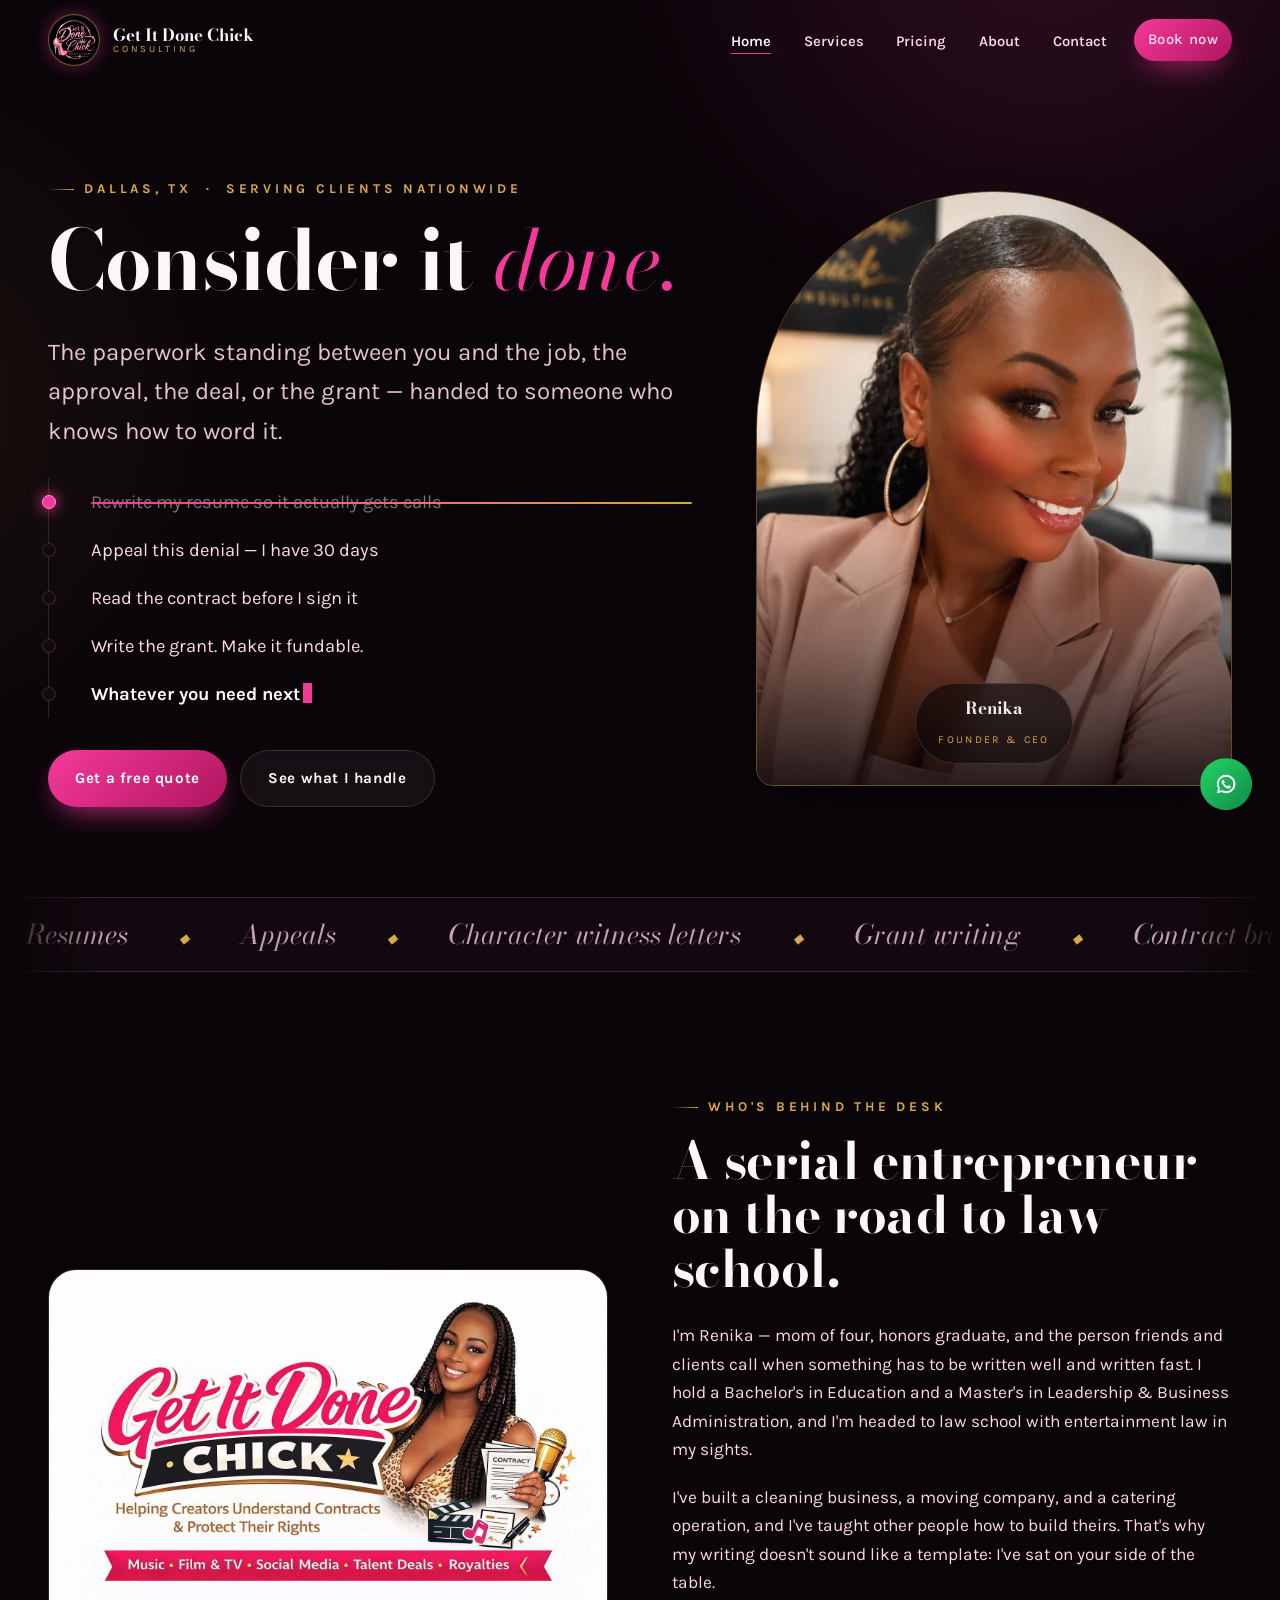
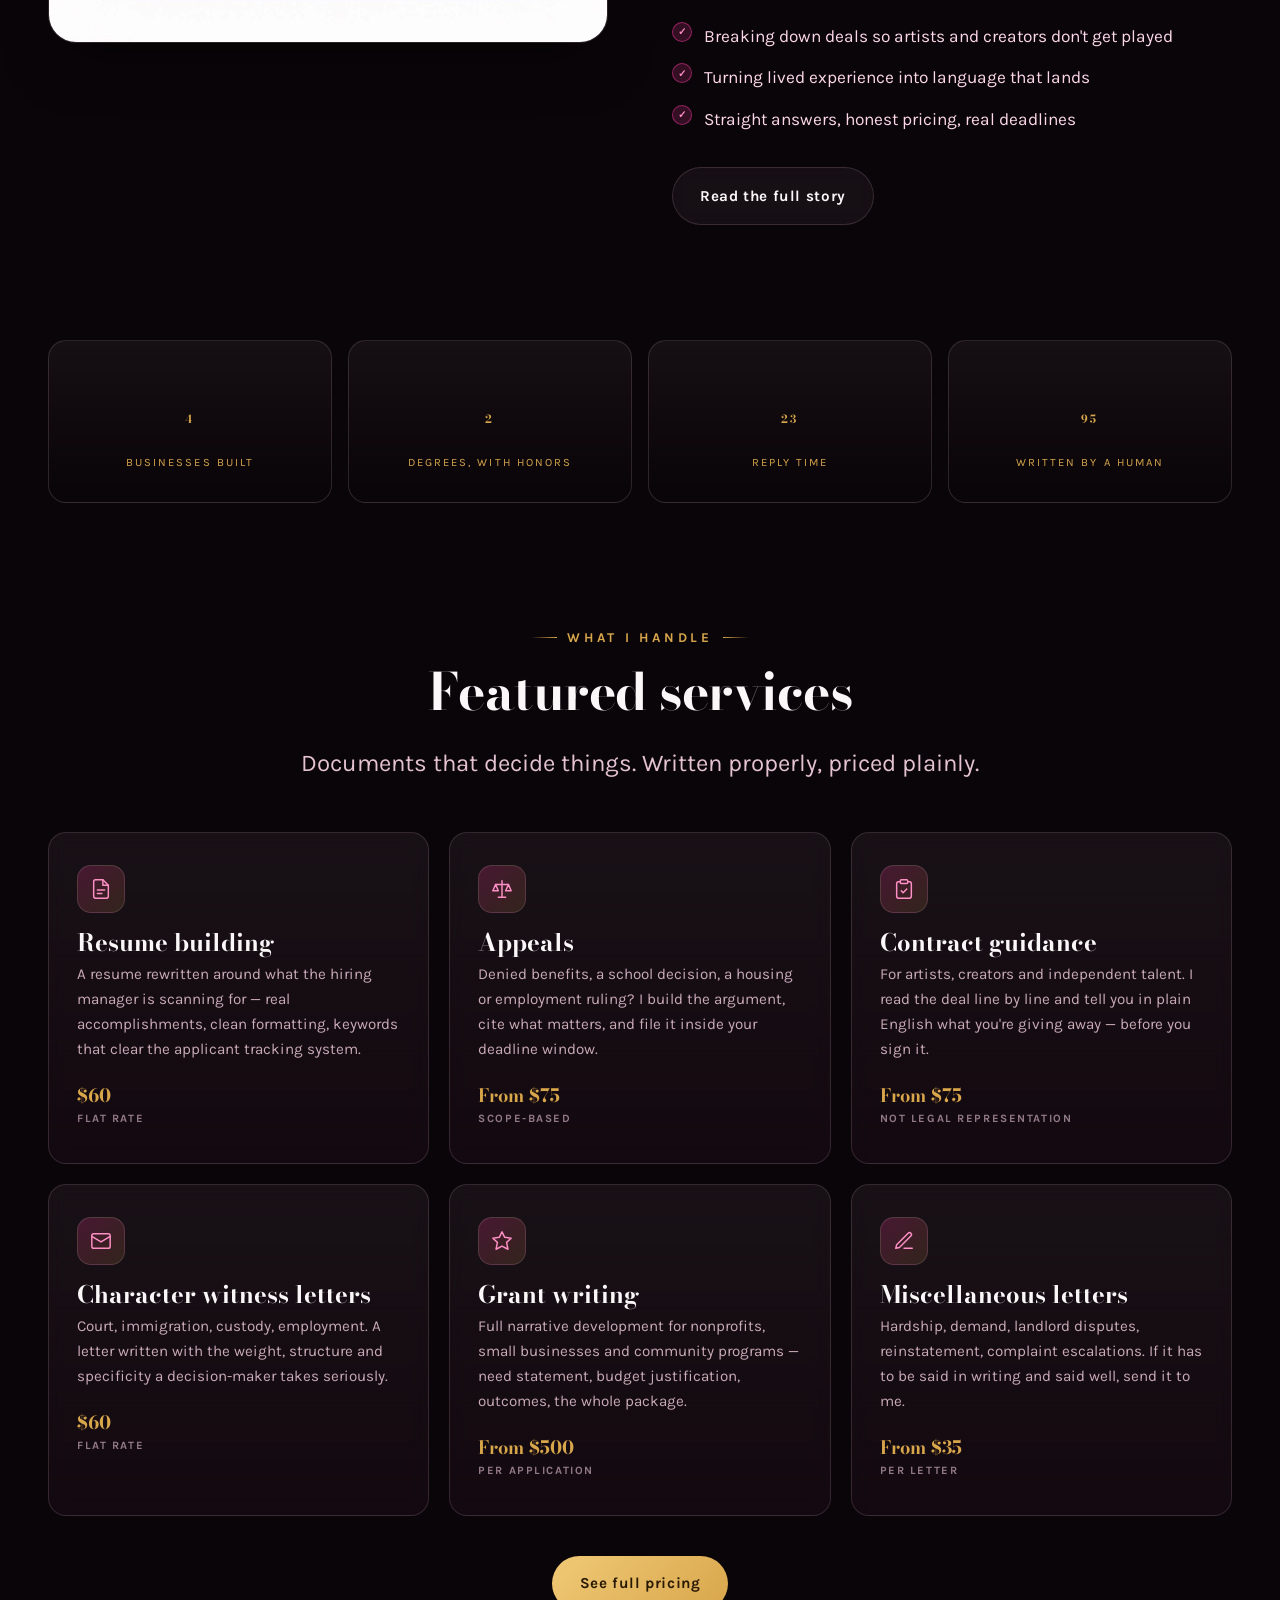
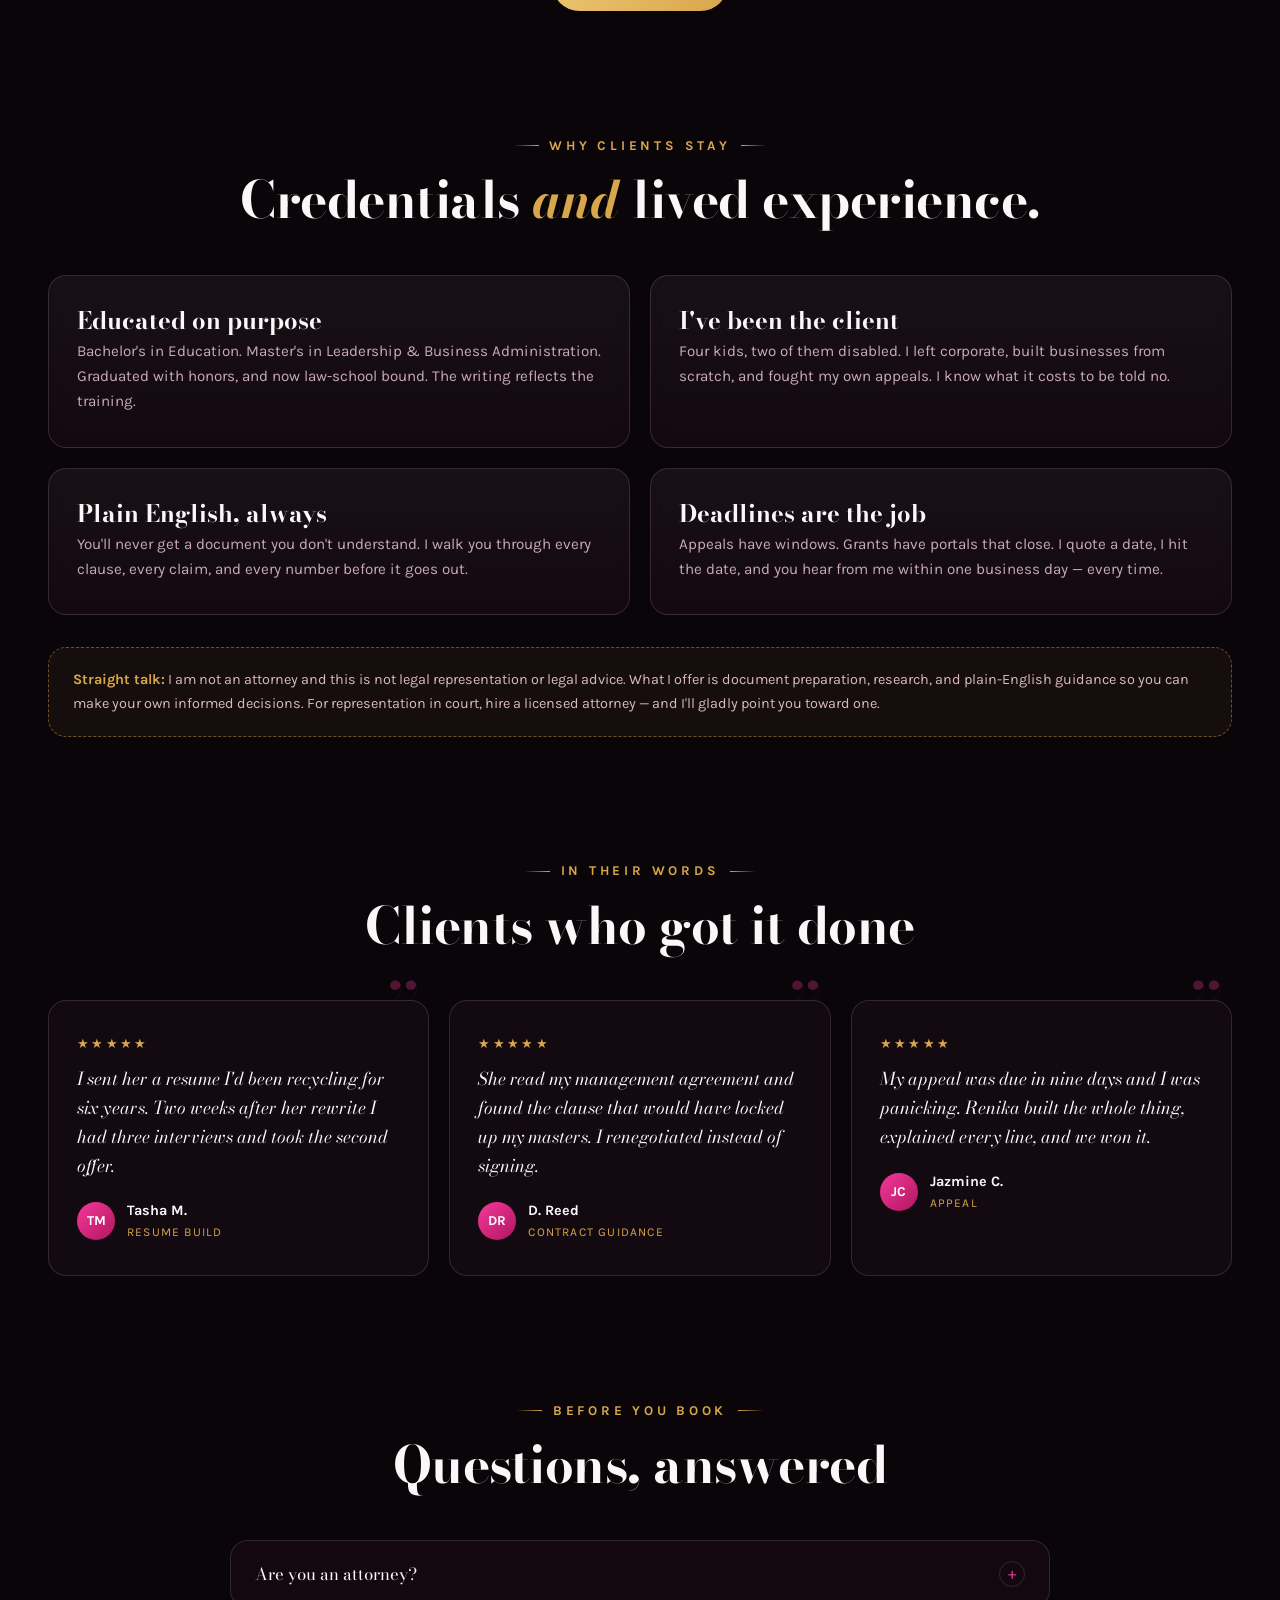
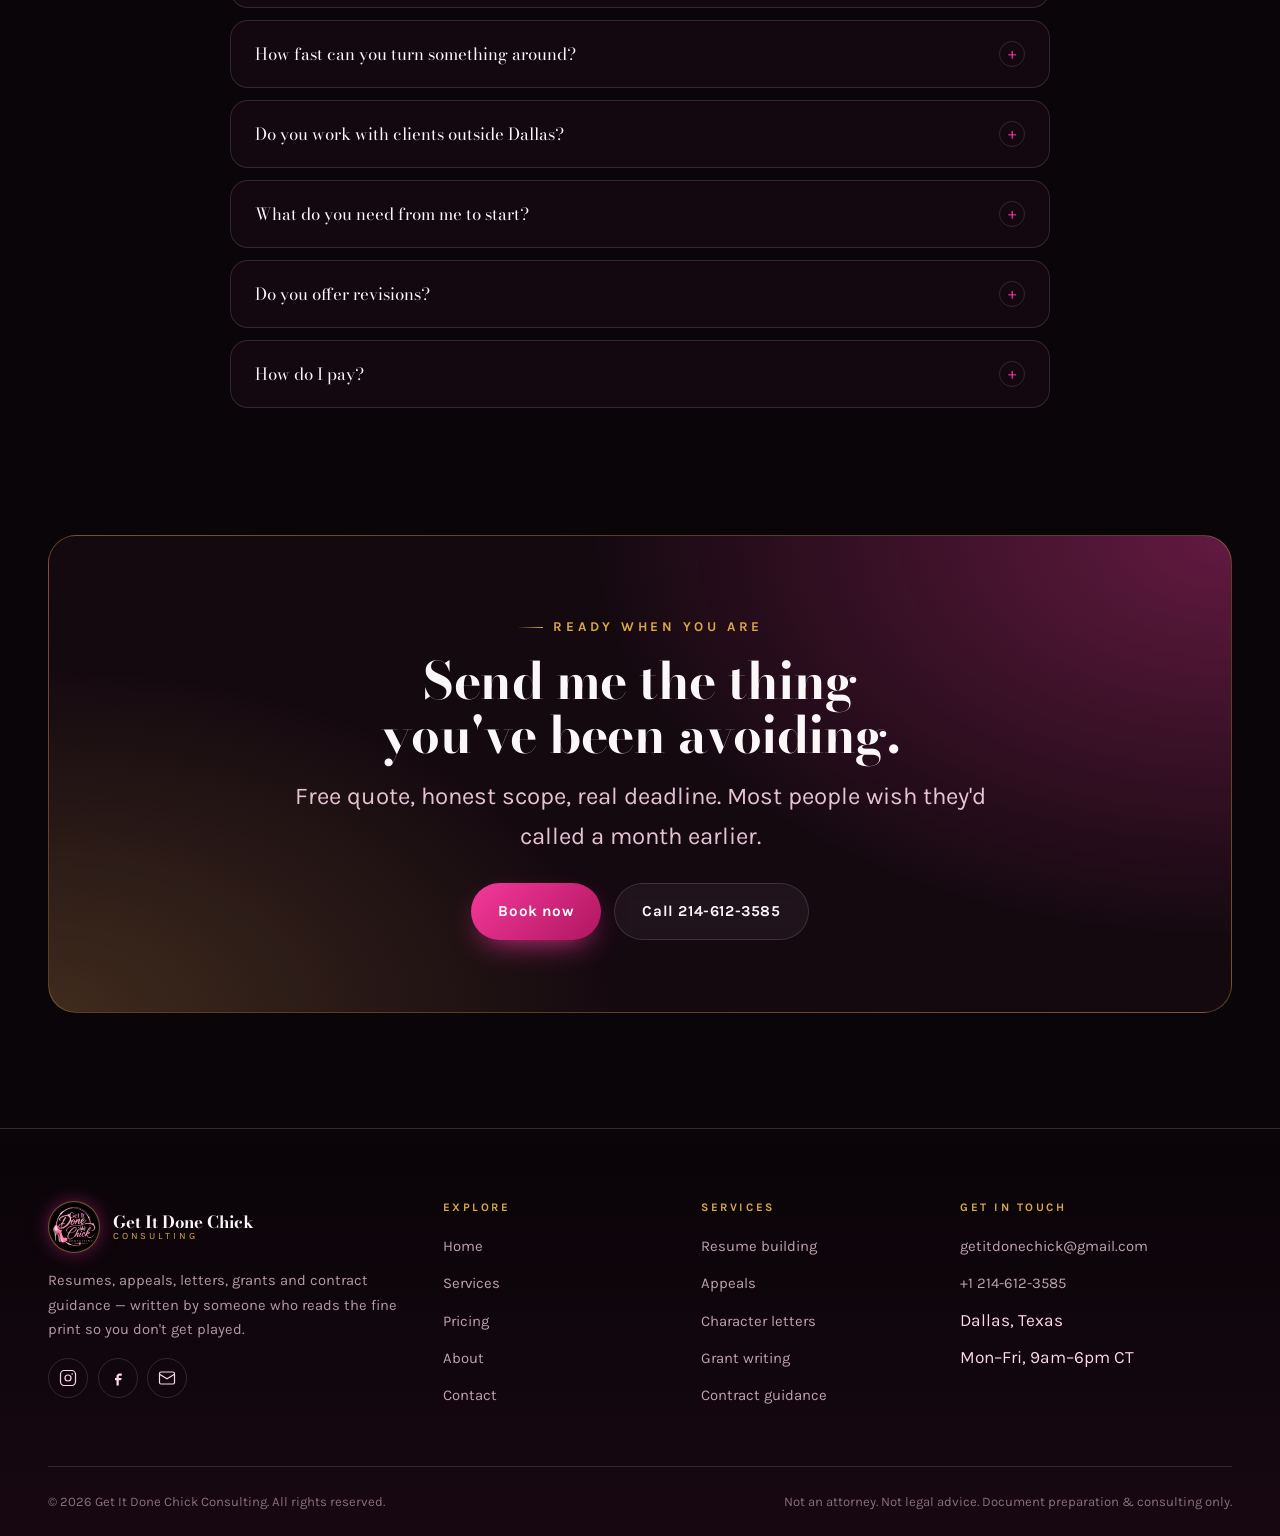
<file: index.html>
<!DOCTYPE html>
<html lang="en">
<head>
<meta charset="UTF-8">
<meta name="viewport" content="width=device-width, initial-scale=1">

<!-- SEO ------------------------------------------------------------------->
<title>Get It Done Chick Consulting | Resumes, Appeals & Contract Guidance in Dallas, TX</title>
<meta name="description" content="Get It Done Chick Consulting helps Dallas clients and creators get it done: resume building from $60, appeals from $75, character witness letters, grant writing from $500, and plain-English contract guidance. Led by CEO Renika.">
<meta name="keywords" content="resume writing Dallas, appeal letter writing, character witness letter, grant writing services, contract guidance for artists, consulting Dallas TX, Get It Done Chick">
<meta name="author" content="Get It Done Chick Consulting">
<meta name="robots" content="index, follow">
<link rel="canonical" href="https://getitdonechick.com/">

<!-- Social share ---------------------------------------------------------->
<meta property="og:type" content="website">
<meta property="og:title" content="Get It Done Chick Consulting | Dallas, TX">
<meta property="og:description" content="Resumes, appeals, letters, grants and contract guidance — written by someone who reads the fine print so you don't get played.">
<meta property="og:image" content="images/logo.jpg">
<meta property="og:url" content="https://getitdonechick.com/">
<meta name="twitter:card" content="summary_large_image">

<link rel="icon" href="images/logo.jpg">

<!-- Fonts: Bodoni Moda (fashion-house display) + Karla (body) -------------->
<link rel="preconnect" href="https://fonts.googleapis.com">
<link rel="preconnect" href="https://fonts.gstatic.com" crossorigin>
<link href="https://fonts.googleapis.com/css2?family=Bodoni+Moda:ital,opsz,wght@0,6..96,400..900;1,6..96,400..900&family=Karla:ital,wght@0,300..800;1,300..700&display=swap" rel="stylesheet">
<link rel="stylesheet" href="css/style.css">

<!-- Structured data ------------------------------------------------------->
<script type="application/ld+json">
{
  "@context": "https://schema.org",
  "@type": "ProfessionalService",
  "name": "Get It Done Chick Consulting",
  "image": "images/logo.jpg",
  "description": "Consulting firm offering resume building, appeals, character witness letters, grant writing and plain-English contract guidance.",
  "email": "getitdonechick@gmail.com",
  "telephone": "+1-214-612-3585",
  "address": { "@type": "PostalAddress", "addressLocality": "Dallas", "addressRegion": "TX", "addressCountry": "US" },
  "areaServed": "United States",
  "founder": { "@type": "Person", "name": "Renika", "jobTitle": "Founder & CEO" },
  "sameAs": [
    "https://www.instagram.com/getitdonechick",
    "https://www.facebook.com/rere.getitdonechick"
  ]
}
</script>
</head>

<body>
<a class="skip-link" href="#main">Skip to content</a>

<!-- LOADER ================================================================-->
<div id="loader">
  <div class="center">
    <div class="loader-mark">Get It Done<span class="pink">.</span></div>
    <div class="loader-bar"><span></span></div>
  </div>
</div>

<!-- NAV ===================================================================-->
<header class="nav">
  <div class="wrap nav-inner">
    <a class="brand" href="index.html" aria-label="Get It Done Chick Consulting — home">
      <img src="images/logo.jpg" alt="Get It Done Chick Consulting logo: pink rhinestone script with a stiletto and crown">
      <span class="brand-text">
        <span class="brand-name">Get It Done Chick</span>
        <span class="brand-sub">Consulting</span>
      </span>
    </a>

    <button class="burger" id="burger" aria-label="Open menu" aria-expanded="false" aria-controls="navLinks">
      <span></span><span></span><span></span>
    </button>

    <ul class="nav-links" id="navLinks">
      <li><a href="index.html" aria-current="page">Home</a></li>
      <li><a href="services.html">Services</a></li>
      <li><a href="pricing.html">Pricing</a></li>
      <li><a href="about.html">About</a></li>
      <li><a href="contact.html">Contact</a></li>
      <li class="nav-cta"><a class="btn btn-primary btn-sm" href="contact.html">Book now</a></li>
    </ul>
  </div>
</header>

<main id="main">

<!-- HERO ==================================================================-->
<section class="hero">
  <div class="wrap hero-grid">
    <div>
      <span class="eyebrow">Dallas, TX &nbsp;·&nbsp; Serving clients nationwide</span>
      <h1><span class="sheen">Consider it</span> <em class="pink">done.</em></h1>
      <p class="lead" style="max-width:52ch">The paperwork standing between you and the job, the approval, the deal, or the grant — handed to someone who knows how to word it.</p>

      <!-- SIGNATURE: the done list checks itself off as you land on the page -->
      <ul class="donelist" aria-label="What clients hand over">
        <li>Rewrite my resume so it actually gets calls</li>
        <li>Appeal this denial — I have 30 days</li>
        <li>Read the contract before I sign it</li>
        <li>Write the grant. Make it fundable.</li>
        <li>Whatever you need next<span class="caret" aria-hidden="true"></span></li>
      </ul>

      <div class="btn-row">
        <a class="btn btn-primary" href="contact.html">Get a free quote</a>
        <a class="btn btn-ghost" href="services.html">See what I handle</a>
      </div>
    </div>

    <div class="hero-photo reveal in">
      <div class="arch">
        <img src="images/ceo-renika.jpg" alt="Renika, founder and CEO of Get It Done Chick Consulting, seated in her Dallas office" width="800" height="1000">
      </div>
      <div class="photo-tag">
        <strong>Renika</strong>
        <span>Founder &amp; CEO</span>
      </div>
    </div>
  </div>
</section>

<!-- TICKER ================================================================-->
<div class="ticker" aria-hidden="true">
  <div class="ticker-track">
    <span>Resumes</span><span>Appeals</span><span>Character witness letters</span><span>Grant writing</span><span>Contract breakdowns</span><span>Demand letters</span><span>Hardship letters</span>
    <span>Resumes</span><span>Appeals</span><span>Character witness letters</span><span>Grant writing</span><span>Contract breakdowns</span><span>Demand letters</span><span>Hardship letters</span>
  </div>
</div>

<!-- INTRO =================================================================-->
<section class="section">
  <div class="wrap split">
    <div class="split-media reveal parallax" data-speed="-0.02">
      <img src="images/contracts-banner.jpg" alt="Get It Done Chick branding: helping creators understand contracts across music, film and TV, social media, talent deals and royalties" width="1200" height="800" loading="lazy">
    </div>
    <div class="reveal" data-delay="1">
      <span class="eyebrow">Who's behind the desk</span>
      <h2>A serial entrepreneur<br>on the road to law school.</h2>
      <p>I'm Renika — mom of four, honors graduate, and the person friends and clients call when something has to be written well and written fast. I hold a Bachelor's in Education and a Master's in Leadership &amp; Business Administration, and I'm headed to law school with entertainment law in my sights.</p>
      <p>I've built a cleaning business, a moving company, and a catering operation, and I've taught other people how to build theirs. That's why my writing doesn't sound like a template: I've sat on your side of the table.</p>
      <ul class="checks">
        <li>Breaking down deals so artists and creators don't get played</li>
        <li>Turning lived experience into language that lands</li>
        <li>Straight answers, honest pricing, real deadlines</li>
      </ul>
      <a class="btn btn-ghost" href="about.html">Read the full story</a>
    </div>
  </div>
</section>

<!-- STATS =================================================================-->
<section class="section" style="padding-top:0">
  <div class="wrap">
    <div class="stats">
      <div class="stat reveal">
        <b><span data-count="4" data-suffix="">0</span></b>
        <span>Businesses built</span>
      </div>
      <div class="stat reveal" data-delay="1">
        <b><span data-count="2">0</span></b>
        <span>Degrees, with honors</span>
      </div>
      <div class="stat reveal" data-delay="2">
        <b><span data-count="24" data-suffix="h">0</span></b>
        <span>Reply time</span>
      </div>
      <div class="stat reveal" data-delay="3">
        <b><span data-count="100" data-suffix="%">0</span></b>
        <span>Written by a human</span>
      </div>
    </div>
  </div>
</section>

<!-- SERVICES ==============================================================-->
<section class="section" id="services" style="padding-top:0">
  <div class="wrap">
    <div class="center" style="margin-bottom:3rem">
      <span class="eyebrow">What I handle</span>
      <h2>Featured services</h2>
      <p class="lead" style="max-width:58ch;margin-inline:auto">Documents that decide things. Written properly, priced plainly.</p>
    </div>

    <div class="grid grid-3">
      <!-- Resume -->
      <article class="card reveal">
        <div class="card-icon" aria-hidden="true">
          <svg viewBox="0 0 24 24" fill="none" stroke="currentColor" stroke-width="1.6" stroke-linecap="round" stroke-linejoin="round"><path d="M14 2H6a2 2 0 0 0-2 2v16a2 2 0 0 0 2 2h12a2 2 0 0 0 2-2V8z"/><path d="M14 2v6h6"/><path d="M8 13h8M8 17h5"/></svg>
        </div>
        <h3>Resume building</h3>
        <p>A resume rewritten around what the hiring manager is scanning for — real accomplishments, clean formatting, keywords that clear the applicant tracking system.</p>
        <span class="price-tag">$60 <small>Flat rate</small></span>
      </article>

      <!-- Appeals -->
      <article class="card reveal" data-delay="1">
        <div class="card-icon" aria-hidden="true">
          <svg viewBox="0 0 24 24" fill="none" stroke="currentColor" stroke-width="1.6" stroke-linecap="round" stroke-linejoin="round"><path d="M12 3v18"/><path d="M5 7h14"/><path d="M5 7 2 14h6z"/><path d="M19 7l-3 7h6z"/><path d="M8 21h8"/></svg>
        </div>
        <h3>Appeals</h3>
        <p>Denied benefits, a school decision, a housing or employment ruling? I build the argument, cite what matters, and file it inside your deadline window.</p>
        <span class="price-tag">From $75 <small>Scope-based</small></span>
      </article>

      <!-- Contracts -->
      <article class="card reveal" data-delay="2">
        <div class="card-icon" aria-hidden="true">
          <svg viewBox="0 0 24 24" fill="none" stroke="currentColor" stroke-width="1.6" stroke-linecap="round" stroke-linejoin="round"><path d="M16 4h2a2 2 0 0 1 2 2v14a2 2 0 0 1-2 2H6a2 2 0 0 1-2-2V6a2 2 0 0 1 2-2h2"/><rect x="8" y="2" width="8" height="4" rx="1"/><path d="M9 14l2 2 4-4"/></svg>
        </div>
        <h3>Contract guidance</h3>
        <p>For artists, creators and independent talent. I read the deal line by line and tell you in plain English what you're giving away — before you sign it.</p>
        <span class="price-tag">From $75 <small>Not legal representation</small></span>
      </article>

      <!-- Character letters -->
      <article class="card reveal">
        <div class="card-icon" aria-hidden="true">
          <svg viewBox="0 0 24 24" fill="none" stroke="currentColor" stroke-width="1.6" stroke-linecap="round" stroke-linejoin="round"><path d="M20 4H4a2 2 0 0 0-2 2v12a2 2 0 0 0 2 2h16a2 2 0 0 0 2-2V6a2 2 0 0 0-2-2z"/><path d="m2 7 10 6 10-6"/></svg>
        </div>
        <h3>Character witness letters</h3>
        <p>Court, immigration, custody, employment. A letter written with the weight, structure and specificity a decision-maker takes seriously.</p>
        <span class="price-tag">$60 <small>Flat rate</small></span>
      </article>

      <!-- Grants -->
      <article class="card reveal" data-delay="1">
        <div class="card-icon" aria-hidden="true">
          <svg viewBox="0 0 24 24" fill="none" stroke="currentColor" stroke-width="1.6" stroke-linecap="round" stroke-linejoin="round"><path d="M12 2 15 8l7 1-5 4.5L18.5 21 12 17.5 5.5 21 7 13.5 2 9l7-1z"/></svg>
        </div>
        <h3>Grant writing</h3>
        <p>Full narrative development for nonprofits, small businesses and community programs — need statement, budget justification, outcomes, the whole package.</p>
        <span class="price-tag">From $500 <small>Per application</small></span>
      </article>

      <!-- Misc letters -->
      <article class="card reveal" data-delay="2">
        <div class="card-icon" aria-hidden="true">
          <svg viewBox="0 0 24 24" fill="none" stroke="currentColor" stroke-width="1.6" stroke-linecap="round" stroke-linejoin="round"><path d="M12 20h9"/><path d="M16.5 3.5a2.1 2.1 0 0 1 3 3L7 19l-4 1 1-4z"/></svg>
        </div>
        <h3>Miscellaneous letters</h3>
        <p>Hardship, demand, landlord disputes, reinstatement, complaint escalations. If it has to be said in writing and said well, send it to me.</p>
        <span class="price-tag">From $35 <small>Per letter</small></span>
      </article>
    </div>

    <div class="center" style="margin-top:2.5rem">
      <a class="btn btn-gold" href="pricing.html">See full pricing</a>
    </div>
  </div>
</section>

<!-- WHY CHOOSE ============================================================-->
<section class="section" style="padding-top:0">
  <div class="wrap">
    <div class="center" style="margin-bottom:3rem">
      <span class="eyebrow">Why clients stay</span>
      <h2>Credentials <em class="italic gold">and</em> lived experience.</h2>
    </div>

    <div class="grid grid-2">
      <article class="card reveal">
        <h3>Educated on purpose</h3>
        <p>Bachelor's in Education. Master's in Leadership &amp; Business Administration. Graduated with honors, and now law-school bound. The writing reflects the training.</p>
      </article>
      <article class="card reveal" data-delay="1">
        <h3>I've been the client</h3>
        <p>Four kids, two of them disabled. I left corporate, built businesses from scratch, and fought my own appeals. I know what it costs to be told no.</p>
      </article>
      <article class="card reveal" data-delay="2">
        <h3>Plain English, always</h3>
        <p>You'll never get a document you don't understand. I walk you through every clause, every claim, and every number before it goes out.</p>
      </article>
      <article class="card reveal" data-delay="3">
        <h3>Deadlines are the job</h3>
        <p>Appeals have windows. Grants have portals that close. I quote a date, I hit the date, and you hear from me within one business day — every time.</p>
      </article>
    </div>

    <div class="disclaimer reveal" style="margin-top:2rem">
      <strong>Straight talk:</strong> I am not an attorney and this is not legal representation or legal advice. What I offer is document preparation, research, and plain-English guidance so you can make your own informed decisions. For representation in court, hire a licensed attorney — and I'll gladly point you toward one.
    </div>
  </div>
</section>

<!-- TESTIMONIALS ==========================================================-->
<!-- ⚠ EDITABLE: replace these three with real client reviews when you have them -->
<section class="section" style="padding-top:0">
  <div class="wrap">
    <div class="center" style="margin-bottom:3rem">
      <span class="eyebrow">In their words</span>
      <h2>Clients who got it done</h2>
    </div>

    <div class="grid grid-3">
      <figure class="quote reveal" style="margin:0">
        <div class="stars" aria-label="5 out of 5 stars">★★★★★</div>
        <p>I sent her a resume I'd been recycling for six years. Two weeks after her rewrite I had three interviews and took the second offer.</p>
        <footer>
          <span class="avatar" aria-hidden="true">TM</span>
          <cite>Tasha M.<span>Resume build</span></cite>
        </footer>
      </figure>

      <figure class="quote reveal" data-delay="1" style="margin:0">
        <div class="stars" aria-label="5 out of 5 stars">★★★★★</div>
        <p>She read my management agreement and found the clause that would have locked up my masters. I renegotiated instead of signing.</p>
        <footer>
          <span class="avatar" aria-hidden="true">DR</span>
          <cite>D. Reed<span>Contract guidance</span></cite>
        </footer>
      </figure>

      <figure class="quote reveal" data-delay="2" style="margin:0">
        <div class="stars" aria-label="5 out of 5 stars">★★★★★</div>
        <p>My appeal was due in nine days and I was panicking. Renika built the whole thing, explained every line, and we won it.</p>
        <footer>
          <span class="avatar" aria-hidden="true">JC</span>
          <cite>Jazmine C.<span>Appeal</span></cite>
        </footer>
      </figure>
    </div>
  </div>
</section>

<!-- FAQ ===================================================================-->
<section class="section" style="padding-top:0">
  <div class="wrap">
    <div class="center" style="margin-bottom:3rem">
      <span class="eyebrow">Before you book</span>
      <h2>Questions, answered</h2>
    </div>

    <div class="faq">
      <div class="acc">
        <button class="acc-q" aria-expanded="false">Are you an attorney?<span class="plus" aria-hidden="true">+</span></button>
        <div class="acc-a"><div>No — and I say so up front. I'm a consultant and a future law student. I prepare documents, do the research, and explain things in plain English. I don't represent you in court and I don't give legal advice.</div></div>
      </div>
      <div class="acc">
        <button class="acc-q" aria-expanded="false">How fast can you turn something around?<span class="plus" aria-hidden="true">+</span></button>
        <div class="acc-a"><div>Resumes and letters usually go out in two to three business days. Appeals depend on your filing deadline — tell me the date first and I'll tell you honestly whether I can hit it. Grants need two to three weeks minimum.</div></div>
      </div>
      <div class="acc">
        <button class="acc-q" aria-expanded="false">Do you work with clients outside Dallas?<span class="plus" aria-hidden="true">+</span></button>
        <div class="acc-a"><div>Yes. I'm based in Dallas, Texas and work with clients across the country by email, phone and video. Everything is handled digitally unless you'd rather meet.</div></div>
      </div>
      <div class="acc">
        <button class="acc-q" aria-expanded="false">What do you need from me to start?<span class="plus" aria-hidden="true">+</span></button>
        <div class="acc-a"><div>Whatever you already have — the old resume, the denial letter, the contract PDF, the grant guidelines. Then a short call so I can hear it in your voice. That's usually enough.</div></div>
      </div>
      <div class="acc">
        <button class="acc-q" aria-expanded="false">Do you offer revisions?<span class="plus" aria-hidden="true">+</span></button>
        <div class="acc-a"><div>Every project includes one round of revisions inside seven days of delivery. If something doesn't sound like you, say so and I'll fix it.</div></div>
      </div>
      <div class="acc">
        <button class="acc-q" aria-expanded="false">How do I pay?<span class="plus" aria-hidden="true">+</span></button>
        <div class="acc-a"><div>An invoice goes out once we've agreed on scope. Flat-rate work is paid up front; larger projects like grant writing are split into a deposit and a balance on delivery.</div></div>
      </div>
    </div>
  </div>
</section>

<!-- CTA ===================================================================-->
<section class="section" style="padding-top:0">
  <div class="wrap">
    <div class="cta-band reveal">
      <span class="eyebrow">Ready when you are</span>
      <h2>Send me the thing<br>you've been avoiding.</h2>
      <p class="lead" style="max-width:52ch;margin-inline:auto">Free quote, honest scope, real deadline. Most people wish they'd called a month earlier.</p>
      <div class="btn-row" style="justify-content:center;margin-top:1.5rem">
        <a class="btn btn-primary" href="contact.html">Book now</a>
        <a class="btn btn-ghost" href="tel:+12146123585">Call 214-612-3585</a>
      </div>
    </div>
  </div>
</section>

</main>

<!-- FOOTER ================================================================-->
<footer class="footer">
  <div class="wrap">
    <div class="footer-grid">
      <div>
        <a class="brand" href="index.html" style="margin-bottom:1rem">
          <img src="images/logo.jpg" alt="Get It Done Chick Consulting logo">
          <span class="brand-text">
            <span class="brand-name">Get It Done Chick</span>
            <span class="brand-sub">Consulting</span>
          </span>
        </a>
        <p>Resumes, appeals, letters, grants and contract guidance — written by someone who reads the fine print so you don't get played.</p>
        <div class="socials">
          <a href="https://www.instagram.com/getitdonechick" target="_blank" rel="noopener" aria-label="Instagram">
            <svg viewBox="0 0 24 24" fill="none" stroke="currentColor" stroke-width="1.6"><rect x="2" y="2" width="20" height="20" rx="5"/><circle cx="12" cy="12" r="4"/><circle cx="17.5" cy="6.5" r="1" fill="currentColor" stroke="none"/></svg>
          </a>
          <a href="https://www.facebook.com/rere.getitdonechick" target="_blank" rel="noopener" aria-label="Facebook">
            <svg viewBox="0 0 24 24" fill="currentColor"><path d="M14 9h3V6h-3c-2.2 0-4 1.8-4 4v2H8v3h2v7h3v-7h3l1-3h-4v-2c0-.6.4-1 1-1z"/></svg>
          </a>
          <a href="mailto:getitdonechick@gmail.com" aria-label="Email">
            <svg viewBox="0 0 24 24" fill="none" stroke="currentColor" stroke-width="1.6"><rect x="2" y="4" width="20" height="16" rx="2"/><path d="m2 7 10 6 10-6"/></svg>
          </a>
        </div>
      </div>

      <div>
        <h4>Explore</h4>
        <ul>
          <li><a href="index.html">Home</a></li>
          <li><a href="services.html">Services</a></li>
          <li><a href="pricing.html">Pricing</a></li>
          <li><a href="about.html">About</a></li>
          <li><a href="contact.html">Contact</a></li>
        </ul>
      </div>

      <div>
        <h4>Services</h4>
        <ul>
          <li><a href="services.html#resume">Resume building</a></li>
          <li><a href="services.html#appeals">Appeals</a></li>
          <li><a href="services.html#letters">Character letters</a></li>
          <li><a href="services.html#grants">Grant writing</a></li>
          <li><a href="services.html#contracts">Contract guidance</a></li>
        </ul>
      </div>

      <div>
        <h4>Get in touch</h4>
        <ul>
          <li><a href="mailto:getitdonechick@gmail.com">getitdonechick@gmail.com</a></li>
          <li><a href="tel:+12146123585">+1 214-612-3585</a></li>
          <li>Dallas, Texas</li>
          <li>Mon–Fri, 9am–6pm CT</li>
        </ul>
      </div>
    </div>

    <div class="footer-bottom">
      <span>© <span id="year">2026</span> Get It Done Chick Consulting. All rights reserved.</span>
      <span>Not an attorney. Not legal advice. Document preparation &amp; consulting only.</span>
    </div>
  </div>
</footer>

<!-- FLOATING ==============================================================-->
<div class="float-stack">
  <a class="fab fab-chat" href="https://wa.me/12146123585" target="_blank" rel="noopener" aria-label="Message on WhatsApp">
    <svg viewBox="0 0 24 24" fill="currentColor"><path d="M12 2a10 10 0 0 0-8.6 15L2 22l5.2-1.4A10 10 0 1 0 12 2zm0 18a8 8 0 0 1-4.1-1.1l-.3-.2-3 .8.8-2.9-.2-.3A8 8 0 1 1 12 20zm4.4-5.8c-.2-.1-1.4-.7-1.6-.8s-.4-.1-.5.1-.6.8-.7.9-.3.2-.5 0a6.6 6.6 0 0 1-1.9-1.2 7.3 7.3 0 0 1-1.4-1.7c-.1-.2 0-.4.1-.5l.4-.4.2-.4v-.4c0-.1-.5-1.3-.7-1.8s-.4-.4-.5-.4h-.4a.9.9 0 0 0-.7.3A2.8 2.8 0 0 0 7.3 10a4.8 4.8 0 0 0 1 2.6 11 11 0 0 0 4.2 3.7 4.7 4.7 0 0 0 2.9.6 2.5 2.5 0 0 0 1.6-1.2 2 2 0 0 0 .1-1.1c0-.1-.2-.2-.4-.3z"/></svg>
  </a>
  <button class="fab" id="toTop" aria-label="Back to top">
    <svg viewBox="0 0 24 24" fill="none" stroke="currentColor" stroke-width="1.8" stroke-linecap="round" stroke-linejoin="round"><path d="M12 19V5"/><path d="m5 12 7-7 7 7"/></svg>
  </button>
</div>

<script src="js/script.js"></script>
</body>
</html>
</file>
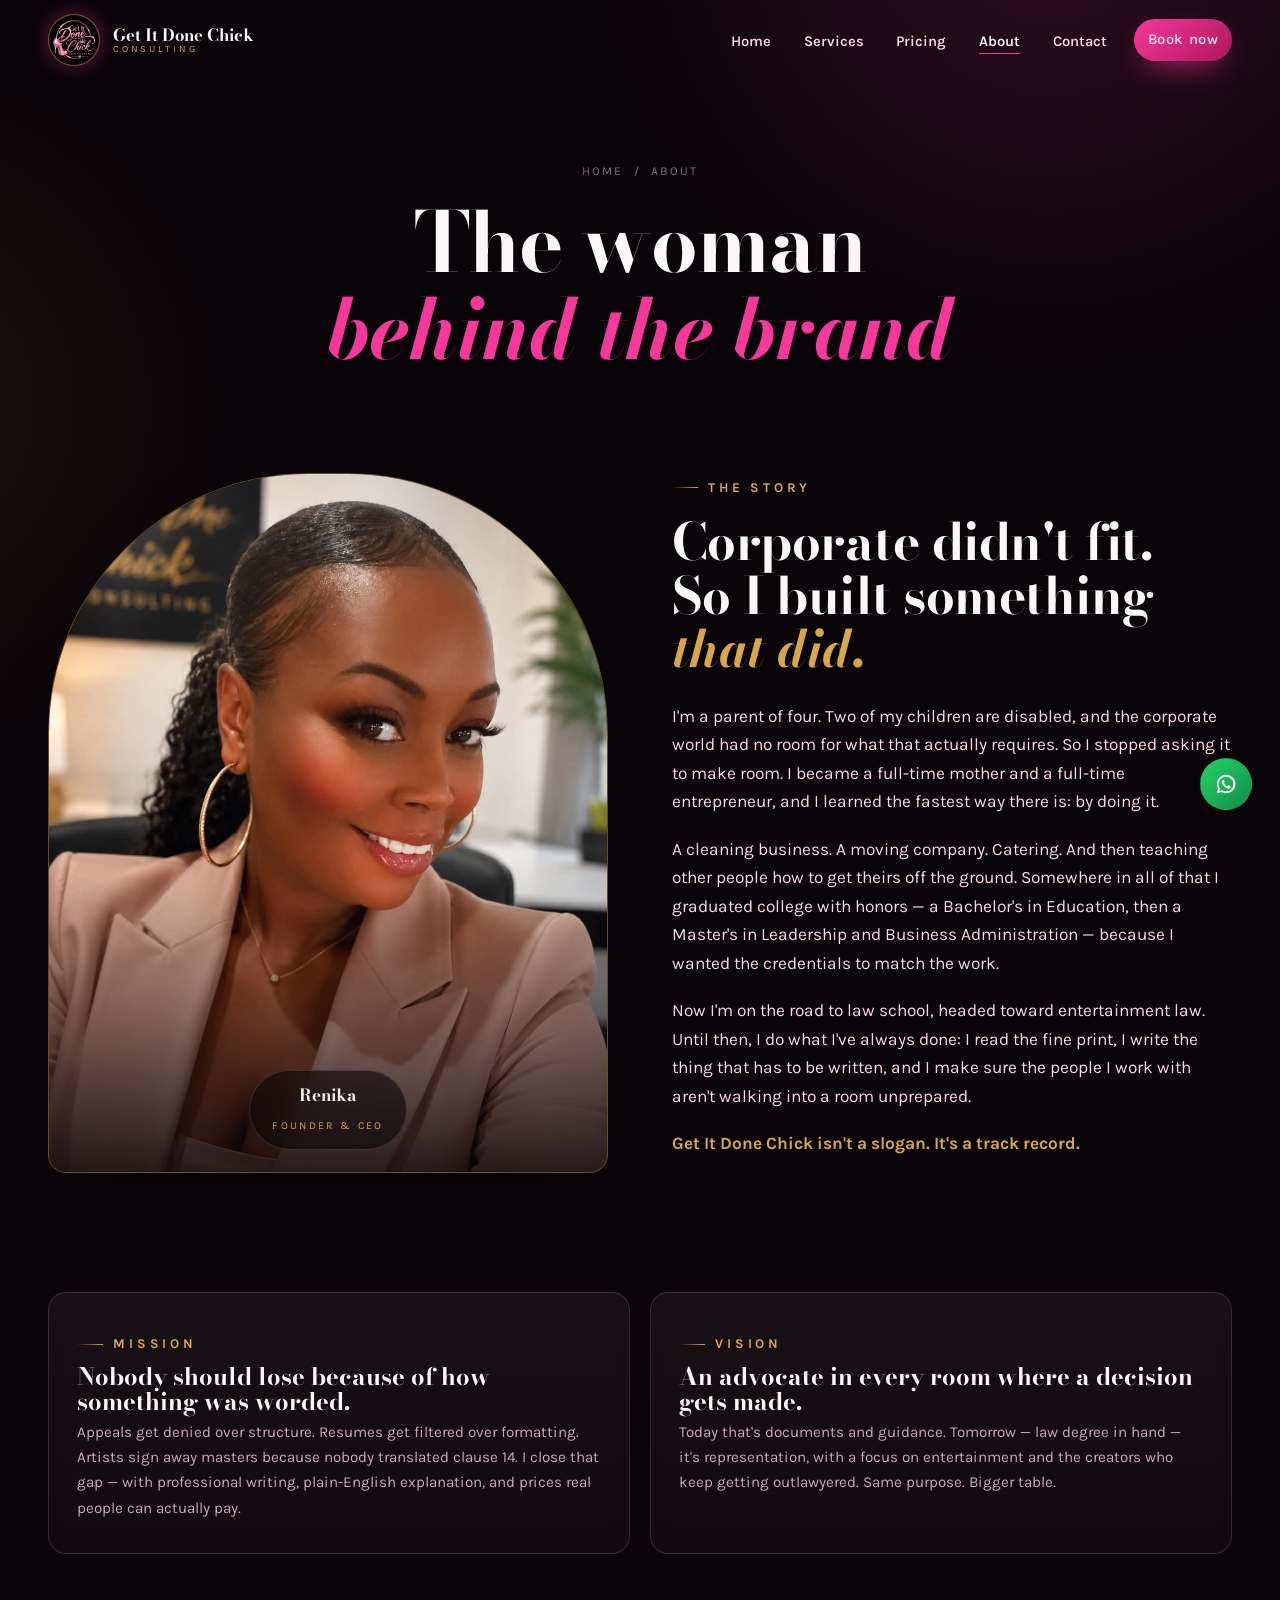
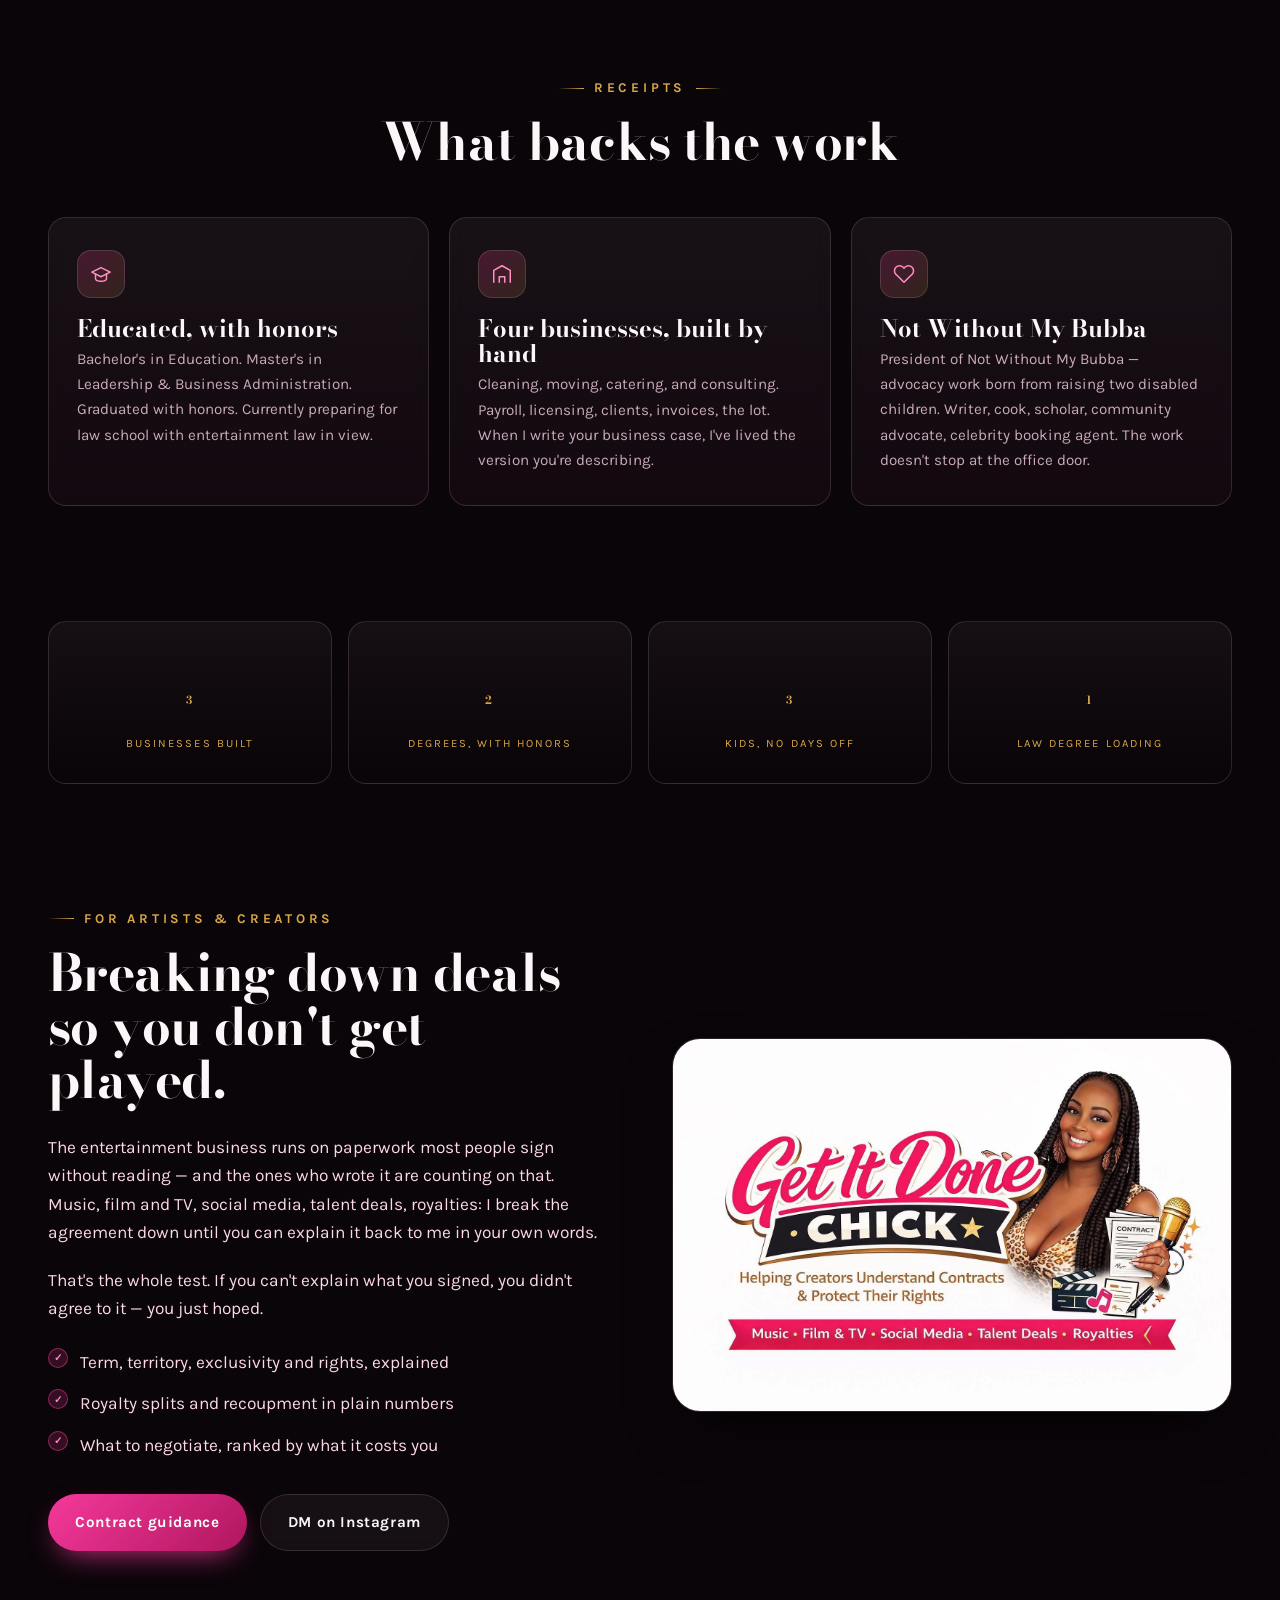
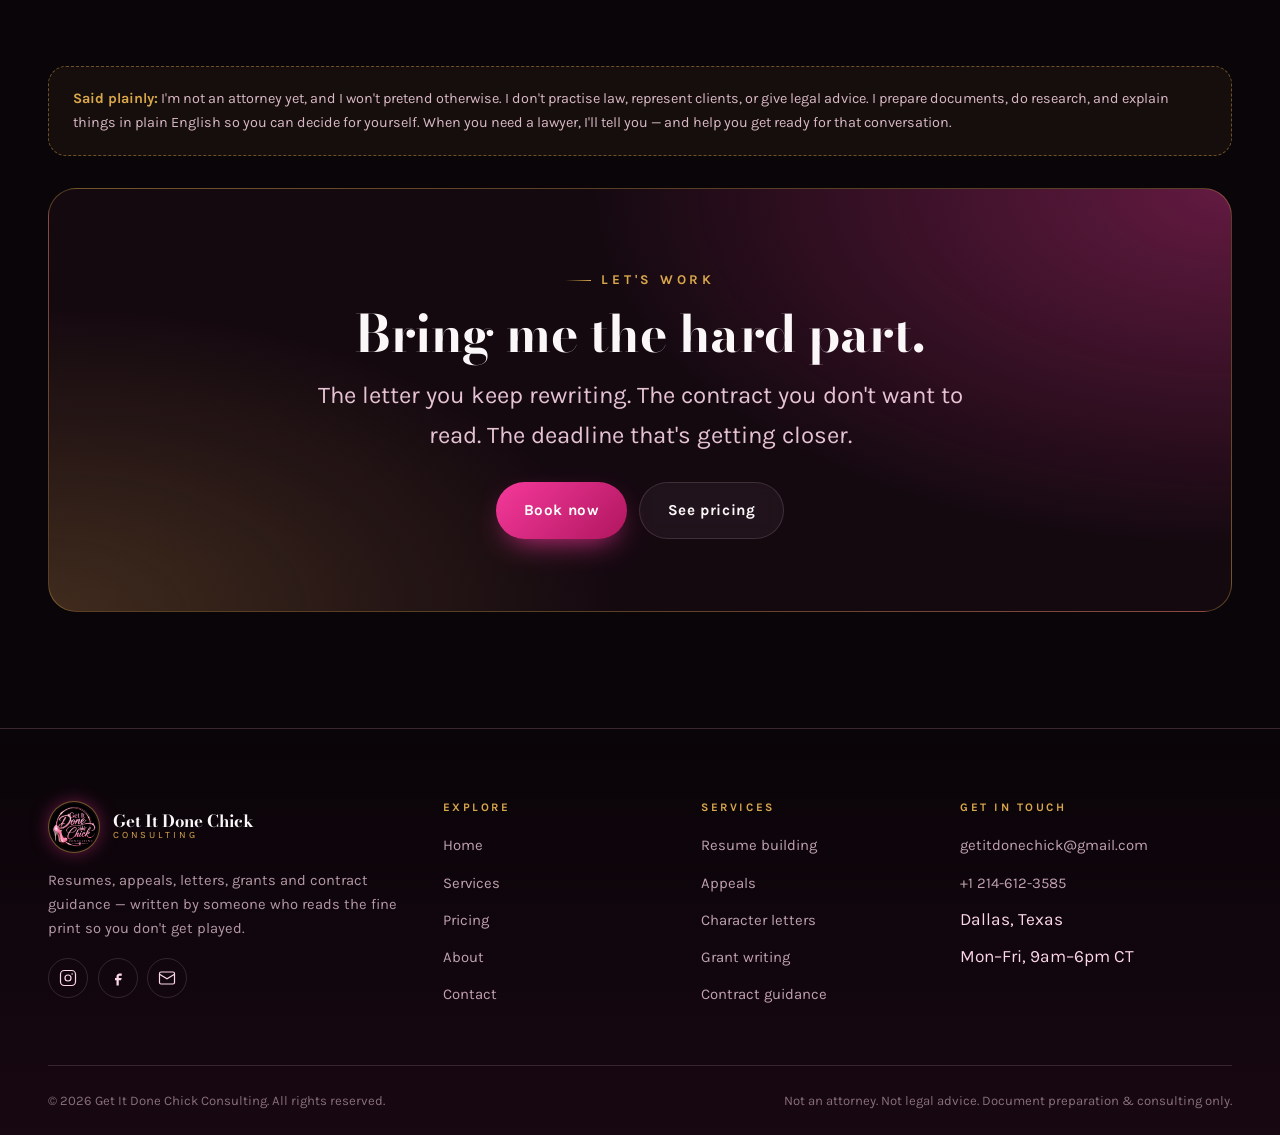
<file: about.html>
<!DOCTYPE html>
<html lang="en">
<head>
<meta charset="UTF-8">
<meta name="viewport" content="width=device-width, initial-scale=1">

<title>About CEO Renika | Get It Done Chick Consulting — Dallas, TX</title>
<meta name="description" content="Meet Renika: founder of Get It Done Chick Consulting, serial entrepreneur, honors graduate with a Bachelor's in Education and a Master's in Leadership & Business Administration, mother of four, community advocate and future entertainment lawyer.">
<meta name="keywords" content="Renika Get It Done Chick, Dallas consultant, Black woman owned consulting Dallas, future entertainment lawyer, Not Without My Bubba">
<meta name="robots" content="index, follow">
<link rel="canonical" href="https://getitdonechick.com/about.html">
<meta property="og:title" content="About CEO Renika | Get It Done Chick Consulting">
<meta property="og:description" content="Serial entrepreneur, honors graduate, mother of four, community advocate — on the road to law school.">
<meta property="og:image" content="images/ceo-renika.jpg">
<link rel="icon" href="images/logo.jpg">

<link rel="preconnect" href="https://fonts.googleapis.com">
<link rel="preconnect" href="https://fonts.gstatic.com" crossorigin>
<link href="https://fonts.googleapis.com/css2?family=Bodoni+Moda:ital,opsz,wght@0,6..96,400..900;1,6..96,400..900&family=Karla:ital,wght@0,300..800;1,300..700&display=swap" rel="stylesheet">
<link rel="stylesheet" href="css/style.css">

<script type="application/ld+json">
{
  "@context": "https://schema.org",
  "@type": "Person",
  "name": "Renika",
  "jobTitle": "Founder & CEO",
  "worksFor": { "@type": "Organization", "name": "Get It Done Chick Consulting" },
  "image": "images/ceo-renika.jpg",
  "address": { "@type": "PostalAddress", "addressLocality": "Dallas", "addressRegion": "TX" },
  "sameAs": [
    "https://www.instagram.com/getitdonechick",
    "https://www.facebook.com/rere.getitdonechick"
  ]
}
</script>
</head>

<body>
<a class="skip-link" href="#main">Skip to content</a>

<div id="loader">
  <div class="center">
    <div class="loader-mark">Get It Done<span class="pink">.</span></div>
    <div class="loader-bar"><span></span></div>
  </div>
</div>

<header class="nav">
  <div class="wrap nav-inner">
    <a class="brand" href="index.html" aria-label="Get It Done Chick Consulting — home">
      <img src="images/logo.jpg" alt="Get It Done Chick Consulting logo">
      <span class="brand-text">
        <span class="brand-name">Get It Done Chick</span>
        <span class="brand-sub">Consulting</span>
      </span>
    </a>
    <button class="burger" id="burger" aria-label="Open menu" aria-expanded="false" aria-controls="navLinks">
      <span></span><span></span><span></span>
    </button>
    <ul class="nav-links" id="navLinks">
      <li><a href="index.html">Home</a></li>
      <li><a href="services.html">Services</a></li>
      <li><a href="pricing.html">Pricing</a></li>
      <li><a href="about.html" aria-current="page">About</a></li>
      <li><a href="contact.html">Contact</a></li>
      <li class="nav-cta"><a class="btn btn-primary btn-sm" href="contact.html">Book now</a></li>
    </ul>
  </div>
</header>

<main id="main">

<section class="pagehead">
  <div class="wrap">
    <p class="crumbs"><a href="index.html">Home</a> &nbsp;/&nbsp; About</p>
    <h1><span class="sheen">The woman</span><br><em class="italic pink">behind the brand</em></h1>
  </div>
</section>

<!-- STORY -->
<section class="section" style="padding-top:1rem">
  <div class="wrap split">
    <div class="hero-photo reveal">
      <div class="arch">
        <img src="images/ceo-renika.jpg" alt="Renika, founder and CEO of Get It Done Chick Consulting" width="800" height="1000">
      </div>
      <div class="photo-tag">
        <strong>Renika</strong>
        <span>Founder &amp; CEO</span>
      </div>
    </div>

    <div class="reveal" data-delay="1">
      <span class="eyebrow">The story</span>
      <h2>Corporate didn't fit.<br>So I built something<br><em class="italic gold">that did.</em></h2>
      <p>I'm a parent of four. Two of my children are disabled, and the corporate world had no room for what that actually requires. So I stopped asking it to make room. I became a full-time mother and a full-time entrepreneur, and I learned the fastest way there is: by doing it.</p>
      <p>A cleaning business. A moving company. Catering. And then teaching other people how to get theirs off the ground. Somewhere in all of that I graduated college with honors — a Bachelor's in Education, then a Master's in Leadership and Business Administration — because I wanted the credentials to match the work.</p>
      <p>Now I'm on the road to law school, headed toward entertainment law. Until then, I do what I've always done: I read the fine print, I write the thing that has to be written, and I make sure the people I work with aren't walking into a room unprepared.</p>
      <p><strong class="gold">Get It Done Chick isn't a slogan. It's a track record.</strong></p>
    </div>
  </div>
</section>

<!-- MISSION / VISION -->
<section class="section" style="padding-top:0">
  <div class="wrap grid grid-2">
    <article class="card reveal">
      <span class="eyebrow" style="margin-bottom:.5rem">Mission</span>
      <h3>Nobody should lose because of how something was worded.</h3>
      <p>Appeals get denied over structure. Resumes get filtered over formatting. Artists sign away masters because nobody translated clause 14. I close that gap — with professional writing, plain-English explanation, and prices real people can actually pay.</p>
    </article>
    <article class="card reveal" data-delay="1">
      <span class="eyebrow" style="margin-bottom:.5rem">Vision</span>
      <h3>An advocate in every room where a decision gets made.</h3>
      <p>Today that's documents and guidance. Tomorrow — law degree in hand — it's representation, with a focus on entertainment and the creators who keep getting outlawyered. Same purpose. Bigger table.</p>
    </article>
  </div>
</section>

<!-- CREDENTIALS -->
<section class="section" style="padding-top:0">
  <div class="wrap">
    <div class="center" style="margin-bottom:3rem">
      <span class="eyebrow">Receipts</span>
      <h2>What backs the work</h2>
    </div>

    <div class="grid grid-3">
      <article class="card reveal">
        <div class="card-icon" aria-hidden="true">
          <svg viewBox="0 0 24 24" fill="none" stroke="currentColor" stroke-width="1.6" stroke-linecap="round" stroke-linejoin="round"><path d="M22 10 12 5 2 10l10 5 10-5z"/><path d="M6 12v5c0 1.7 2.7 3 6 3s6-1.3 6-3v-5"/></svg>
        </div>
        <h3>Educated, with honors</h3>
        <p>Bachelor's in Education. Master's in Leadership &amp; Business Administration. Graduated with honors. Currently preparing for law school with entertainment law in view.</p>
      </article>

      <article class="card reveal" data-delay="1">
        <div class="card-icon" aria-hidden="true">
          <svg viewBox="0 0 24 24" fill="none" stroke="currentColor" stroke-width="1.6" stroke-linecap="round" stroke-linejoin="round"><path d="M3 21V8l9-5 9 5v13"/><path d="M9 21v-6h6v6"/></svg>
        </div>
        <h3>Four businesses, built by hand</h3>
        <p>Cleaning, moving, catering, and consulting. Payroll, licensing, clients, invoices, the lot. When I write your business case, I've lived the version you're describing.</p>
      </article>

      <article class="card reveal" data-delay="2">
        <div class="card-icon" aria-hidden="true">
          <svg viewBox="0 0 24 24" fill="none" stroke="currentColor" stroke-width="1.6" stroke-linecap="round" stroke-linejoin="round"><path d="M20.8 4.6a5.5 5.5 0 0 0-7.8 0L12 5.7l-1-1.1a5.5 5.5 0 0 0-7.8 7.8l1.1 1L12 21l7.7-7.6 1.1-1a5.5 5.5 0 0 0 0-7.8z"/></svg>
        </div>
        <h3>Not Without My Bubba</h3>
        <p>President of Not Without My Bubba — advocacy work born from raising two disabled children. Writer, cook, scholar, community advocate, celebrity booking agent. The work doesn't stop at the office door.</p>
      </article>
    </div>
  </div>
</section>

<!-- STATS -->
<section class="section" style="padding-top:0">
  <div class="wrap stats">
    <div class="stat reveal"><b><span data-count="4">0</span></b><span>Businesses built</span></div>
    <div class="stat reveal" data-delay="1"><b><span data-count="2">0</span></b><span>Degrees, with honors</span></div>
    <div class="stat reveal" data-delay="2"><b><span data-count="4">0</span></b><span>Kids, no days off</span></div>
    <div class="stat reveal" data-delay="3"><b><span data-count="1">0</span></b><span>Law degree loading</span></div>
  </div>
</section>

<!-- CREATOR ADVOCACY -->
<section class="section" style="padding-top:0">
  <div class="wrap split">
    <div class="reveal">
      <span class="eyebrow">For artists &amp; creators</span>
      <h2>Breaking down deals<br>so you don't get played.</h2>
      <p>The entertainment business runs on paperwork most people sign without reading — and the ones who wrote it are counting on that. Music, film and TV, social media, talent deals, royalties: I break the agreement down until you can explain it back to me in your own words.</p>
      <p>That's the whole test. If you can't explain what you signed, you didn't agree to it — you just hoped.</p>
      <ul class="checks">
        <li>Term, territory, exclusivity and rights, explained</li>
        <li>Royalty splits and recoupment in plain numbers</li>
        <li>What to negotiate, ranked by what it costs you</li>
      </ul>
      <div class="btn-row">
        <a class="btn btn-primary" href="services.html#contracts">Contract guidance</a>
        <a class="btn btn-ghost" href="https://www.instagram.com/getitdonechick" target="_blank" rel="noopener">DM on Instagram</a>
      </div>
    </div>
    <div class="split-media reveal parallax" data-delay="1" data-speed="-0.02">
      <img src="images/contracts-banner.jpg" alt="Get It Done Chick: helping creators understand contracts across music, film and TV, social media, talent deals and royalties" loading="lazy" width="1200" height="800">
    </div>
  </div>
</section>

<!-- DISCLAIMER + CTA -->
<section class="section" style="padding-top:0">
  <div class="wrap">
    <div class="disclaimer reveal" style="margin-bottom:2rem">
      <strong>Said plainly:</strong> I'm not an attorney yet, and I won't pretend otherwise. I don't practise law, represent clients, or give legal advice. I prepare documents, do research, and explain things in plain English so you can decide for yourself. When you need a lawyer, I'll tell you — and help you get ready for that conversation.
    </div>

    <div class="cta-band reveal">
      <span class="eyebrow">Let's work</span>
      <h2>Bring me the hard part.</h2>
      <p class="lead" style="max-width:50ch;margin-inline:auto">The letter you keep rewriting. The contract you don't want to read. The deadline that's getting closer.</p>
      <div class="btn-row" style="justify-content:center;margin-top:1.5rem">
        <a class="btn btn-primary" href="contact.html">Book now</a>
        <a class="btn btn-ghost" href="pricing.html">See pricing</a>
      </div>
    </div>
  </div>
</section>

</main>

<footer class="footer">
  <div class="wrap">
    <div class="footer-grid">
      <div>
        <a class="brand" href="index.html" style="margin-bottom:1rem">
          <img src="images/logo.jpg" alt="Get It Done Chick Consulting logo">
          <span class="brand-text">
            <span class="brand-name">Get It Done Chick</span>
            <span class="brand-sub">Consulting</span>
          </span>
        </a>
        <p>Resumes, appeals, letters, grants and contract guidance — written by someone who reads the fine print so you don't get played.</p>
        <div class="socials">
          <a href="https://www.instagram.com/getitdonechick" target="_blank" rel="noopener" aria-label="Instagram">
            <svg viewBox="0 0 24 24" fill="none" stroke="currentColor" stroke-width="1.6"><rect x="2" y="2" width="20" height="20" rx="5"/><circle cx="12" cy="12" r="4"/><circle cx="17.5" cy="6.5" r="1" fill="currentColor" stroke="none"/></svg>
          </a>
          <a href="https://www.facebook.com/rere.getitdonechick" target="_blank" rel="noopener" aria-label="Facebook">
            <svg viewBox="0 0 24 24" fill="currentColor"><path d="M14 9h3V6h-3c-2.2 0-4 1.8-4 4v2H8v3h2v7h3v-7h3l1-3h-4v-2c0-.6.4-1 1-1z"/></svg>
          </a>
          <a href="mailto:getitdonechick@gmail.com" aria-label="Email">
            <svg viewBox="0 0 24 24" fill="none" stroke="currentColor" stroke-width="1.6"><rect x="2" y="4" width="20" height="16" rx="2"/><path d="m2 7 10 6 10-6"/></svg>
          </a>
        </div>
      </div>
      <div>
        <h4>Explore</h4>
        <ul>
          <li><a href="index.html">Home</a></li>
          <li><a href="services.html">Services</a></li>
          <li><a href="pricing.html">Pricing</a></li>
          <li><a href="about.html">About</a></li>
          <li><a href="contact.html">Contact</a></li>
        </ul>
      </div>
      <div>
        <h4>Services</h4>
        <ul>
          <li><a href="services.html#resume">Resume building</a></li>
          <li><a href="services.html#appeals">Appeals</a></li>
          <li><a href="services.html#letters">Character letters</a></li>
          <li><a href="services.html#grants">Grant writing</a></li>
          <li><a href="services.html#contracts">Contract guidance</a></li>
        </ul>
      </div>
      <div>
        <h4>Get in touch</h4>
        <ul>
          <li><a href="mailto:getitdonechick@gmail.com">getitdonechick@gmail.com</a></li>
          <li><a href="tel:+12146123585">+1 214-612-3585</a></li>
          <li>Dallas, Texas</li>
          <li>Mon–Fri, 9am–6pm CT</li>
        </ul>
      </div>
    </div>
    <div class="footer-bottom">
      <span>© <span id="year">2026</span> Get It Done Chick Consulting. All rights reserved.</span>
      <span>Not an attorney. Not legal advice. Document preparation &amp; consulting only.</span>
    </div>
  </div>
</footer>

<div class="float-stack">
  <a class="fab fab-chat" href="https://wa.me/12146123585" target="_blank" rel="noopener" aria-label="Message on WhatsApp">
    <svg viewBox="0 0 24 24" fill="currentColor"><path d="M12 2a10 10 0 0 0-8.6 15L2 22l5.2-1.4A10 10 0 1 0 12 2zm0 18a8 8 0 0 1-4.1-1.1l-.3-.2-3 .8.8-2.9-.2-.3A8 8 0 1 1 12 20zm4.4-5.8c-.2-.1-1.4-.7-1.6-.8s-.4-.1-.5.1-.6.8-.7.9-.3.2-.5 0a6.6 6.6 0 0 1-1.9-1.2 7.3 7.3 0 0 1-1.4-1.7c-.1-.2 0-.4.1-.5l.4-.4.2-.4v-.4c0-.1-.5-1.3-.7-1.8s-.4-.4-.5-.4h-.4a.9.9 0 0 0-.7.3A2.8 2.8 0 0 0 7.3 10a4.8 4.8 0 0 0 1 2.6 11 11 0 0 0 4.2 3.7 4.7 4.7 0 0 0 2.9.6 2.5 2.5 0 0 0 1.6-1.2 2 2 0 0 0 .1-1.1c0-.1-.2-.2-.4-.3z"/></svg>
  </a>
  <button class="fab" id="toTop" aria-label="Back to top">
    <svg viewBox="0 0 24 24" fill="none" stroke="currentColor" stroke-width="1.8" stroke-linecap="round" stroke-linejoin="round"><path d="M12 19V5"/><path d="m5 12 7-7 7 7"/></svg>
  </button>
</div>

<script src="js/script.js"></script>
</body>
</html>
</file>
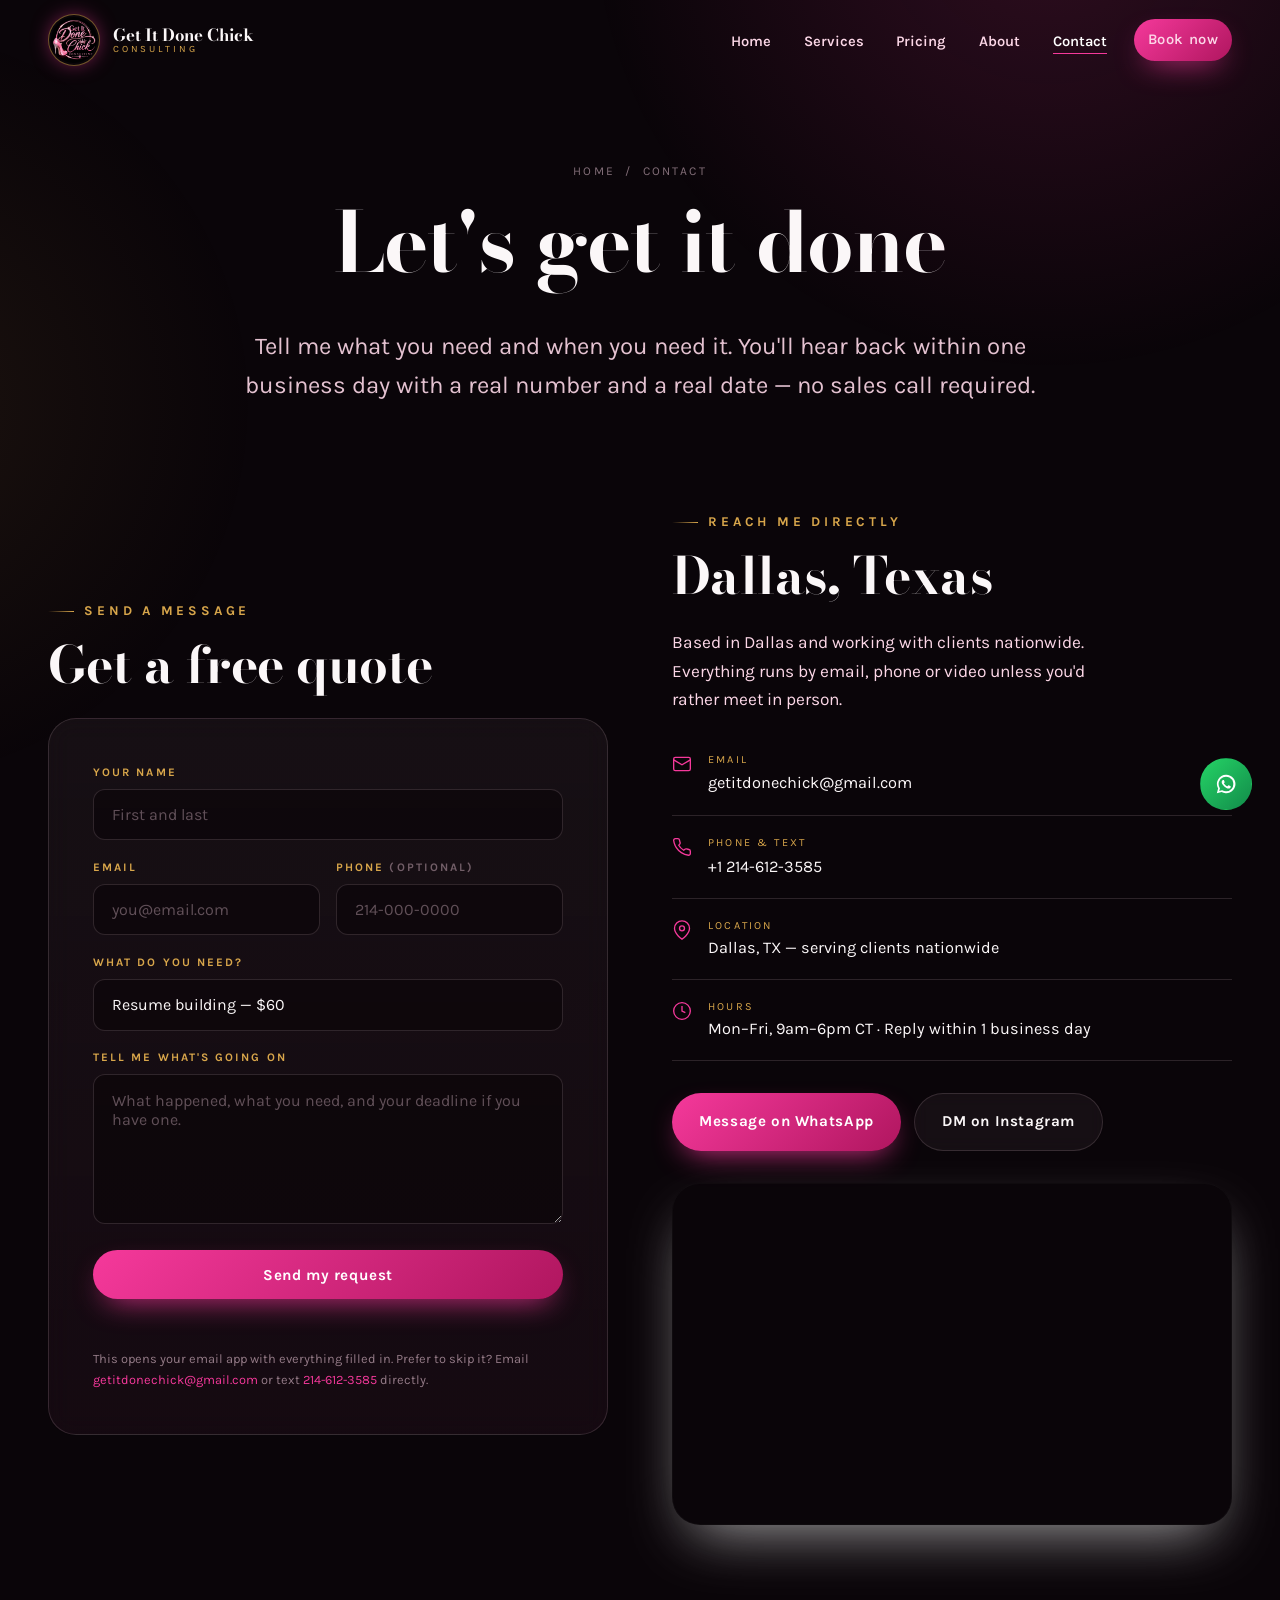
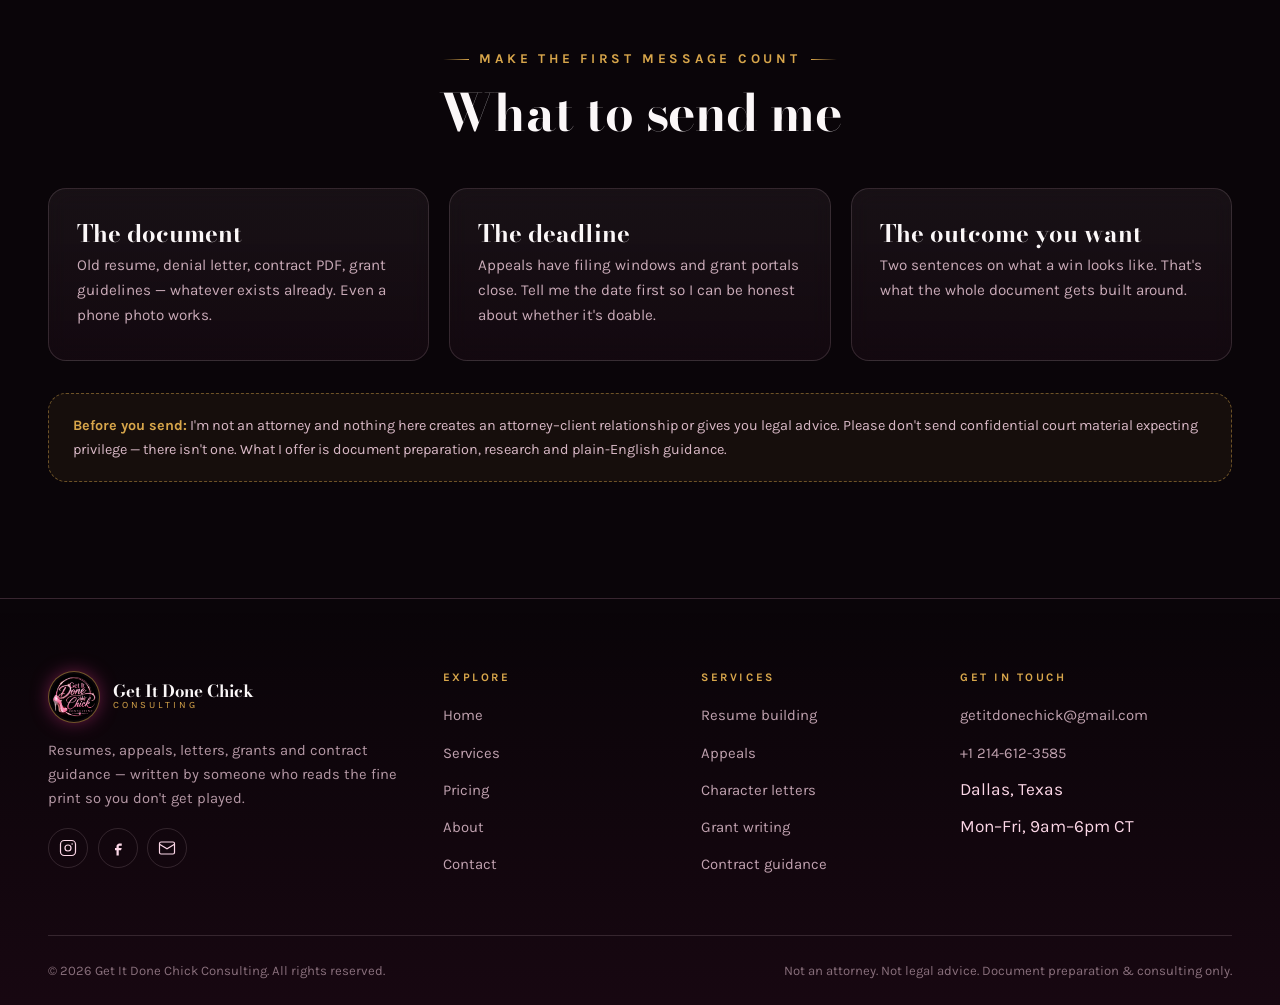
<file: contact.html>
<!DOCTYPE html>
<html lang="en">
<head>
<meta charset="UTF-8">
<meta name="viewport" content="width=device-width, initial-scale=1">

<title>Contact & Free Quote | Get It Done Chick Consulting — Dallas, TX</title>
<meta name="description" content="Book Get It Done Chick Consulting in Dallas, TX. Call +1 214-612-3585, email getitdonechick@gmail.com, or send the form for a free quote on resumes, appeals, letters, grants and contract guidance. Reply within one business day.">
<meta name="keywords" content="contact Get It Done Chick, book consultant Dallas, free resume quote Dallas, appeal help Texas">
<meta name="robots" content="index, follow">
<link rel="canonical" href="https://getitdonechick.com/contact.html">
<meta property="og:title" content="Contact | Get It Done Chick Consulting">
<meta property="og:description" content="Free quote, honest scope, real deadline. Dallas, TX — serving clients nationwide.">
<meta property="og:image" content="images/logo.jpg">
<link rel="icon" href="images/logo.jpg">

<link rel="preconnect" href="https://fonts.googleapis.com">
<link rel="preconnect" href="https://fonts.gstatic.com" crossorigin>
<link href="https://fonts.googleapis.com/css2?family=Bodoni+Moda:ital,opsz,wght@0,6..96,400..900;1,6..96,400..900&family=Karla:ital,wght@0,300..800;1,300..700&display=swap" rel="stylesheet">
<link rel="stylesheet" href="css/style.css">
</head>

<body>
<a class="skip-link" href="#main">Skip to content</a>

<div id="loader">
  <div class="center">
    <div class="loader-mark">Get It Done<span class="pink">.</span></div>
    <div class="loader-bar"><span></span></div>
  </div>
</div>

<header class="nav">
  <div class="wrap nav-inner">
    <a class="brand" href="index.html" aria-label="Get It Done Chick Consulting — home">
      <img src="images/logo.jpg" alt="Get It Done Chick Consulting logo">
      <span class="brand-text">
        <span class="brand-name">Get It Done Chick</span>
        <span class="brand-sub">Consulting</span>
      </span>
    </a>
    <button class="burger" id="burger" aria-label="Open menu" aria-expanded="false" aria-controls="navLinks">
      <span></span><span></span><span></span>
    </button>
    <ul class="nav-links" id="navLinks">
      <li><a href="index.html">Home</a></li>
      <li><a href="services.html">Services</a></li>
      <li><a href="pricing.html">Pricing</a></li>
      <li><a href="about.html">About</a></li>
      <li><a href="contact.html" aria-current="page">Contact</a></li>
      <li class="nav-cta"><a class="btn btn-primary btn-sm" href="#form">Book now</a></li>
    </ul>
  </div>
</header>

<main id="main">

<section class="pagehead">
  <div class="wrap">
    <p class="crumbs"><a href="index.html">Home</a> &nbsp;/&nbsp; Contact</p>
    <h1><span class="sheen">Let's get it done</span></h1>
    <p class="lead">Tell me what you need and when you need it. You'll hear back within one business day with a real number and a real date — no sales call required.</p>
  </div>
</section>

<!-- FORM + DETAILS -->
<section class="section" id="form" style="padding-top:2rem">
  <div class="wrap split">

    <div class="reveal">
      <span class="eyebrow">Send a message</span>
      <h2>Get a free quote</h2>

      <div class="form-card" style="margin-top:1.5rem">
        <form id="bookingForm" novalidate>
          <!-- honeypot: real people never see this -->
          <input class="hp" type="text" name="company" tabindex="-1" autocomplete="off" aria-hidden="true">

          <div class="field">
            <label for="name">Your name</label>
            <input id="name" name="name" type="text" placeholder="First and last" required>
          </div>

          <div class="grid grid-2" style="gap:0 1rem">
            <div class="field">
              <label for="email">Email</label>
              <input id="email" name="email" type="email" placeholder="you@email.com" required>
            </div>
            <div class="field">
              <label for="phone">Phone <span style="color:rgba(252,215,231,.4)">(optional)</span></label>
              <input id="phone" name="phone" type="tel" placeholder="214-000-0000">
            </div>
          </div>

          <div class="field">
            <label for="service">What do you need?</label>
            <select id="service" name="service">
              <option>Resume building — $60</option>
              <option>Appeal — from $75</option>
              <option>Character witness letter — $60</option>
              <option>Contract guidance — from $75</option>
              <option>Miscellaneous letter — from $35</option>
              <option>Grant writing — from $500</option>
              <option>The Career Comeback bundle — $150</option>
              <option>The Creator's Corner bundle — $175</option>
              <option>Not sure yet — help me figure it out</option>
            </select>
          </div>

          <div class="field">
            <label for="message">Tell me what's going on</label>
            <textarea id="message" name="message" placeholder="What happened, what you need, and your deadline if you have one." required></textarea>
          </div>

          <button class="btn btn-primary" type="submit" style="width:100%">Send my request</button>
          <p class="form-status" id="formStatus" role="status" aria-live="polite"></p>
          <p class="form-note">This opens your email app with everything filled in. Prefer to skip it? Email <a href="mailto:getitdonechick@gmail.com" class="pink">getitdonechick@gmail.com</a> or text <a href="tel:+12146123585" class="pink">214-612-3585</a> directly.</p>
        </form>
      </div>
    </div>

    <div class="reveal" data-delay="1">
      <span class="eyebrow">Reach me directly</span>
      <h2>Dallas, Texas</h2>
      <p style="max-width:46ch">Based in Dallas and working with clients nationwide. Everything runs by email, phone or video unless you'd rather meet in person.</p>

      <ul class="contact-list">
        <li>
          <svg viewBox="0 0 24 24" fill="none" stroke="currentColor" stroke-width="1.6"><rect x="2" y="4" width="20" height="16" rx="2"/><path d="m2 7 10 6 10-6"/></svg>
          <div><span>Email</span><a href="mailto:getitdonechick@gmail.com">getitdonechick@gmail.com</a></div>
        </li>
        <li>
          <svg viewBox="0 0 24 24" fill="none" stroke="currentColor" stroke-width="1.6"><path d="M22 16.9v3a2 2 0 0 1-2.2 2 19.8 19.8 0 0 1-8.6-3.1 19.5 19.5 0 0 1-6-6A19.8 19.8 0 0 1 2 4.2 2 2 0 0 1 4 2h3a2 2 0 0 1 2 1.7c.1 1 .4 1.9.7 2.8a2 2 0 0 1-.5 2.1L8.1 9.9a16 16 0 0 0 6 6l1.3-1.1a2 2 0 0 1 2.1-.5c.9.3 1.8.6 2.8.7a2 2 0 0 1 1.7 2z"/></svg>
          <div><span>Phone &amp; text</span><a href="tel:+12146123585">+1 214-612-3585</a></div>
        </li>
        <li>
          <svg viewBox="0 0 24 24" fill="none" stroke="currentColor" stroke-width="1.6"><path d="M21 10c0 7-9 13-9 13s-9-6-9-13a9 9 0 0 1 18 0z"/><circle cx="12" cy="10" r="3"/></svg>
          <div><span>Location</span><p>Dallas, TX — serving clients nationwide</p></div>
        </li>
        <li>
          <svg viewBox="0 0 24 24" fill="none" stroke="currentColor" stroke-width="1.6"><circle cx="12" cy="12" r="10"/><path d="M12 6v6l4 2"/></svg>
          <div><span>Hours</span><p>Mon–Fri, 9am–6pm CT · Reply within 1 business day</p></div>
        </li>
      </ul>

      <div class="btn-row" style="margin-bottom:2rem">
        <a class="btn btn-primary" href="https://wa.me/12146123585" target="_blank" rel="noopener">Message on WhatsApp</a>
        <a class="btn btn-ghost" href="https://www.instagram.com/getitdonechick" target="_blank" rel="noopener">DM on Instagram</a>
      </div>

      <div class="map">
        <iframe
          title="Map of Dallas, Texas"
          src="https://www.google.com/maps?q=Dallas,%20TX&output=embed"
          loading="lazy"
          referrerpolicy="no-referrer-when-downgrade"
          allowfullscreen></iframe>
      </div>
    </div>

  </div>
</section>

<!-- WHAT TO SEND -->
<section class="section" style="padding-top:0">
  <div class="wrap">
    <div class="center" style="margin-bottom:3rem">
      <span class="eyebrow">Make the first message count</span>
      <h2>What to send me</h2>
    </div>
    <div class="grid grid-3">
      <article class="card reveal">
        <h3>The document</h3>
        <p>Old resume, denial letter, contract PDF, grant guidelines — whatever exists already. Even a phone photo works.</p>
      </article>
      <article class="card reveal" data-delay="1">
        <h3>The deadline</h3>
        <p>Appeals have filing windows and grant portals close. Tell me the date first so I can be honest about whether it's doable.</p>
      </article>
      <article class="card reveal" data-delay="2">
        <h3>The outcome you want</h3>
        <p>Two sentences on what a win looks like. That's what the whole document gets built around.</p>
      </article>
    </div>

    <div class="disclaimer reveal" style="margin-top:2rem">
      <strong>Before you send:</strong> I'm not an attorney and nothing here creates an attorney–client relationship or gives you legal advice. Please don't send confidential court material expecting privilege — there isn't one. What I offer is document preparation, research and plain-English guidance.
    </div>
  </div>
</section>

</main>

<footer class="footer">
  <div class="wrap">
    <div class="footer-grid">
      <div>
        <a class="brand" href="index.html" style="margin-bottom:1rem">
          <img src="images/logo.jpg" alt="Get It Done Chick Consulting logo">
          <span class="brand-text">
            <span class="brand-name">Get It Done Chick</span>
            <span class="brand-sub">Consulting</span>
          </span>
        </a>
        <p>Resumes, appeals, letters, grants and contract guidance — written by someone who reads the fine print so you don't get played.</p>
        <div class="socials">
          <a href="https://www.instagram.com/getitdonechick" target="_blank" rel="noopener" aria-label="Instagram">
            <svg viewBox="0 0 24 24" fill="none" stroke="currentColor" stroke-width="1.6"><rect x="2" y="2" width="20" height="20" rx="5"/><circle cx="12" cy="12" r="4"/><circle cx="17.5" cy="6.5" r="1" fill="currentColor" stroke="none"/></svg>
          </a>
          <a href="https://www.facebook.com/rere.getitdonechick" target="_blank" rel="noopener" aria-label="Facebook">
            <svg viewBox="0 0 24 24" fill="currentColor"><path d="M14 9h3V6h-3c-2.2 0-4 1.8-4 4v2H8v3h2v7h3v-7h3l1-3h-4v-2c0-.6.4-1 1-1z"/></svg>
          </a>
          <a href="mailto:getitdonechick@gmail.com" aria-label="Email">
            <svg viewBox="0 0 24 24" fill="none" stroke="currentColor" stroke-width="1.6"><rect x="2" y="4" width="20" height="16" rx="2"/><path d="m2 7 10 6 10-6"/></svg>
          </a>
        </div>
      </div>
      <div>
        <h4>Explore</h4>
        <ul>
          <li><a href="index.html">Home</a></li>
          <li><a href="services.html">Services</a></li>
          <li><a href="pricing.html">Pricing</a></li>
          <li><a href="about.html">About</a></li>
          <li><a href="contact.html">Contact</a></li>
        </ul>
      </div>
      <div>
        <h4>Services</h4>
        <ul>
          <li><a href="services.html#resume">Resume building</a></li>
          <li><a href="services.html#appeals">Appeals</a></li>
          <li><a href="services.html#letters">Character letters</a></li>
          <li><a href="services.html#grants">Grant writing</a></li>
          <li><a href="services.html#contracts">Contract guidance</a></li>
        </ul>
      </div>
      <div>
        <h4>Get in touch</h4>
        <ul>
          <li><a href="mailto:getitdonechick@gmail.com">getitdonechick@gmail.com</a></li>
          <li><a href="tel:+12146123585">+1 214-612-3585</a></li>
          <li>Dallas, Texas</li>
          <li>Mon–Fri, 9am–6pm CT</li>
        </ul>
      </div>
    </div>
    <div class="footer-bottom">
      <span>© <span id="year">2026</span> Get It Done Chick Consulting. All rights reserved.</span>
      <span>Not an attorney. Not legal advice. Document preparation &amp; consulting only.</span>
    </div>
  </div>
</footer>

<div class="float-stack">
  <a class="fab fab-chat" href="https://wa.me/12146123585" target="_blank" rel="noopener" aria-label="Message on WhatsApp">
    <svg viewBox="0 0 24 24" fill="currentColor"><path d="M12 2a10 10 0 0 0-8.6 15L2 22l5.2-1.4A10 10 0 1 0 12 2zm0 18a8 8 0 0 1-4.1-1.1l-.3-.2-3 .8.8-2.9-.2-.3A8 8 0 1 1 12 20zm4.4-5.8c-.2-.1-1.4-.7-1.6-.8s-.4-.1-.5.1-.6.8-.7.9-.3.2-.5 0a6.6 6.6 0 0 1-1.9-1.2 7.3 7.3 0 0 1-1.4-1.7c-.1-.2 0-.4.1-.5l.4-.4.2-.4v-.4c0-.1-.5-1.3-.7-1.8s-.4-.4-.5-.4h-.4a.9.9 0 0 0-.7.3A2.8 2.8 0 0 0 7.3 10a4.8 4.8 0 0 0 1 2.6 11 11 0 0 0 4.2 3.7 4.7 4.7 0 0 0 2.9.6 2.5 2.5 0 0 0 1.6-1.2 2 2 0 0 0 .1-1.1c0-.1-.2-.2-.4-.3z"/></svg>
  </a>
  <button class="fab" id="toTop" aria-label="Back to top">
    <svg viewBox="0 0 24 24" fill="none" stroke="currentColor" stroke-width="1.8" stroke-linecap="round" stroke-linejoin="round"><path d="M12 19V5"/><path d="m5 12 7-7 7 7"/></svg>
  </button>
</div>

<script src="js/script.js"></script>
<script>
  // Pre-select the service if the visitor arrived from a "Book this" link.
  (function () {
    var wanted = new URLSearchParams(window.location.search).get("service");
    if (!wanted) return;
    var select = document.getElementById("service");
    if (!select) return;
    Array.prototype.forEach.call(select.options, function (opt) {
      if (opt.text.toLowerCase().indexOf(wanted.toLowerCase()) === 0) select.value = opt.value;
    });
  })();
</script>
</body>
</html>
</file>
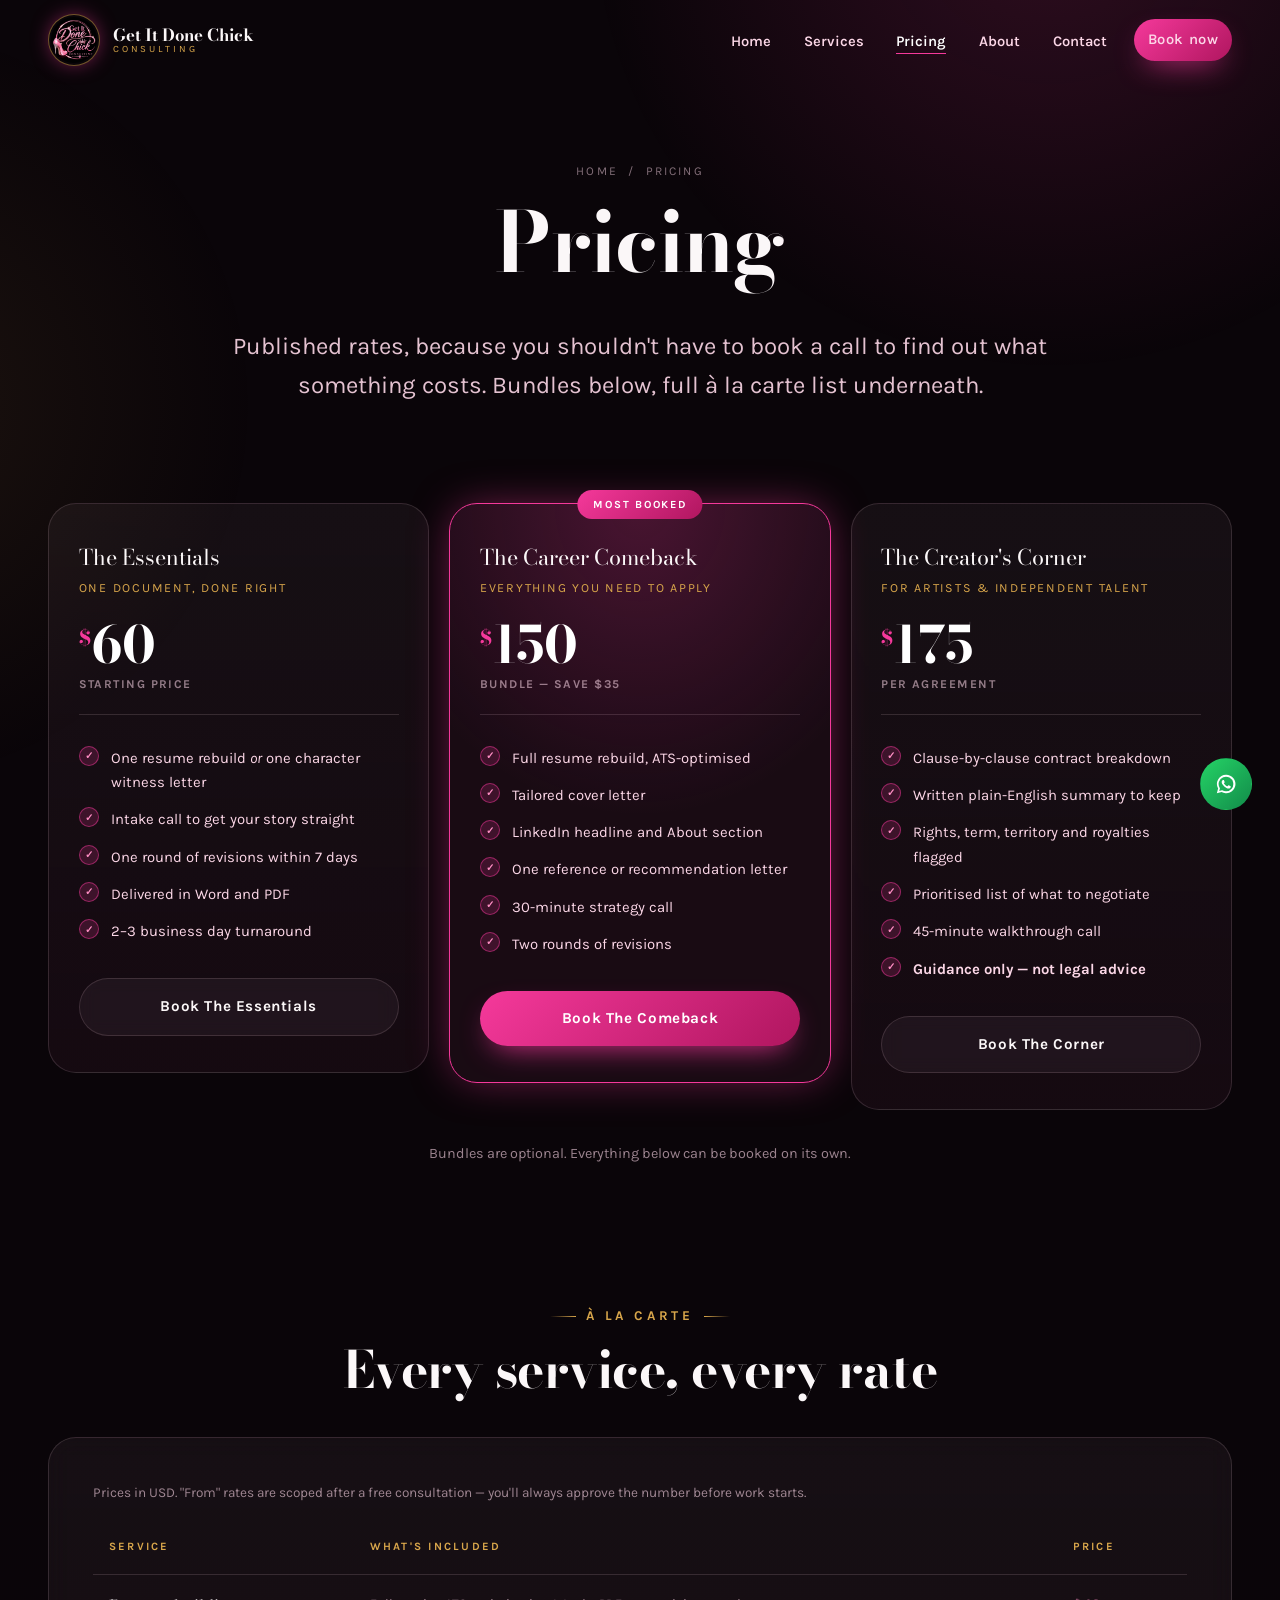
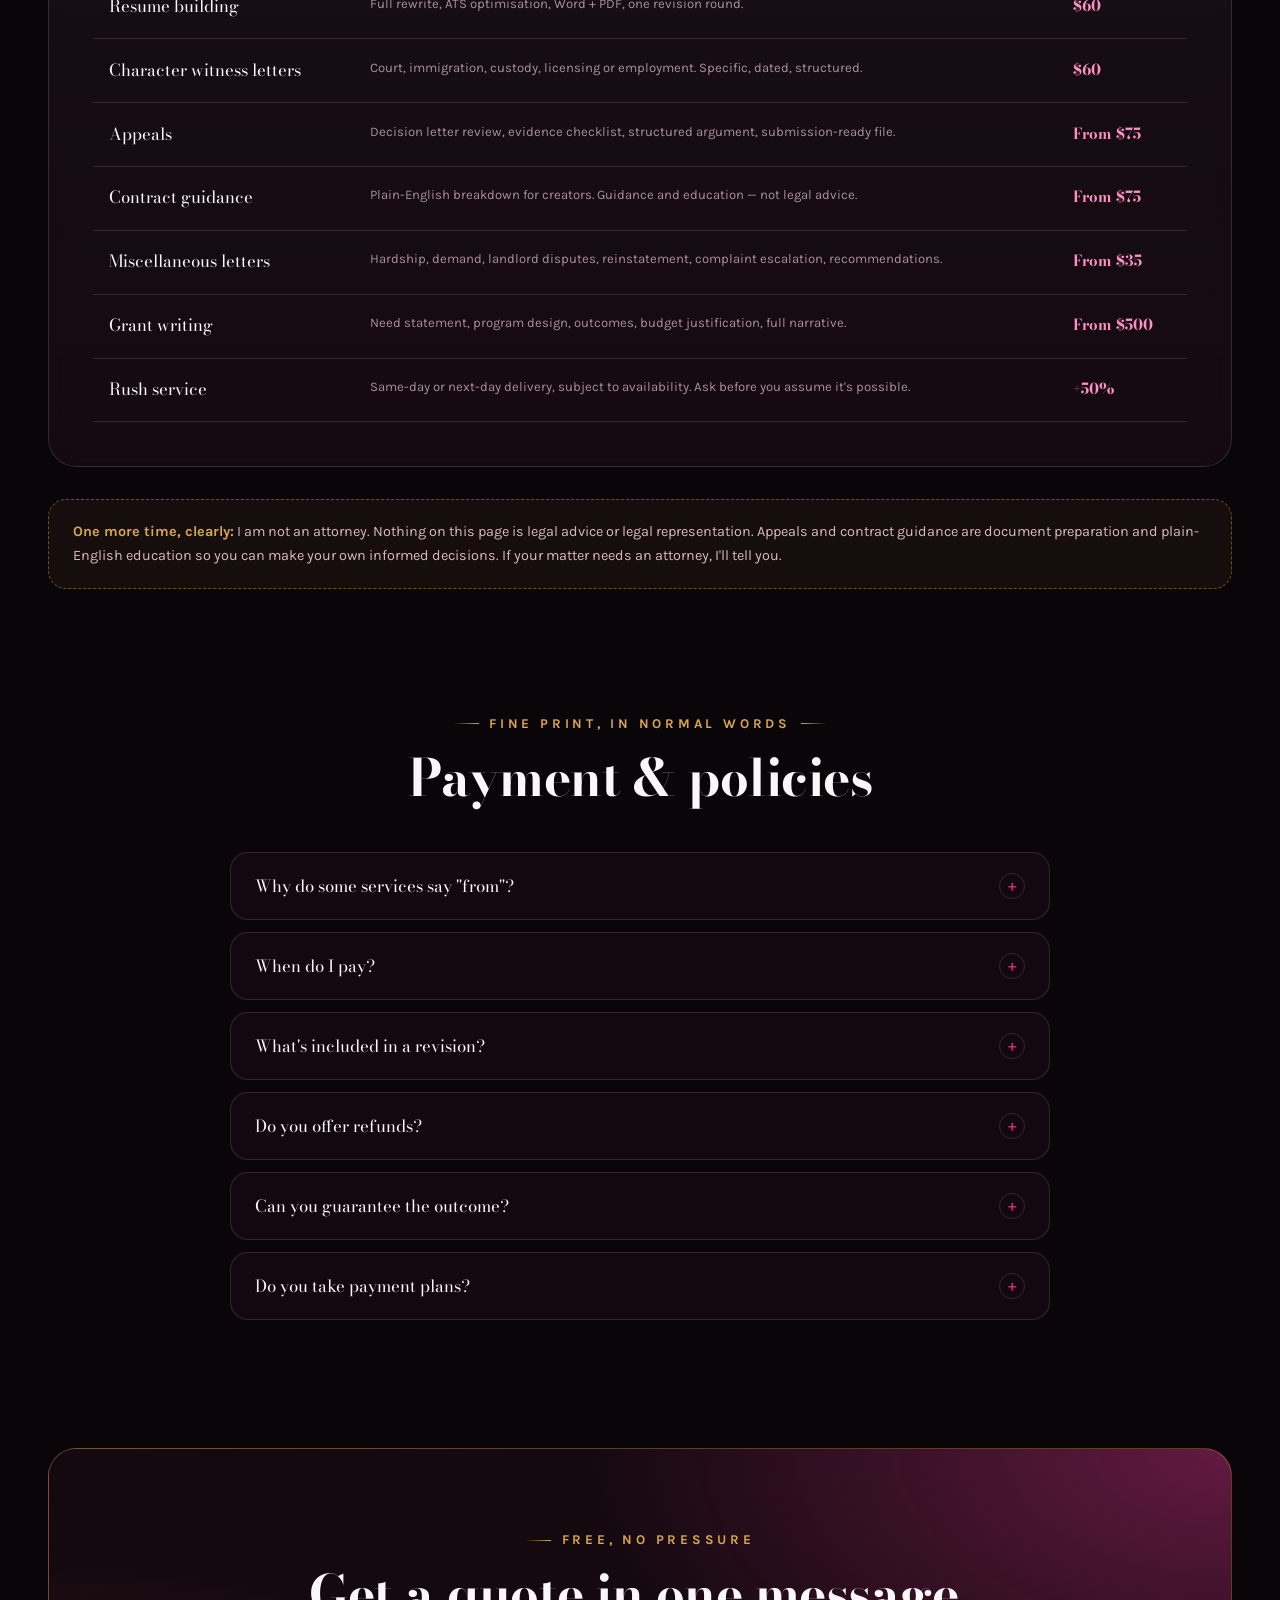
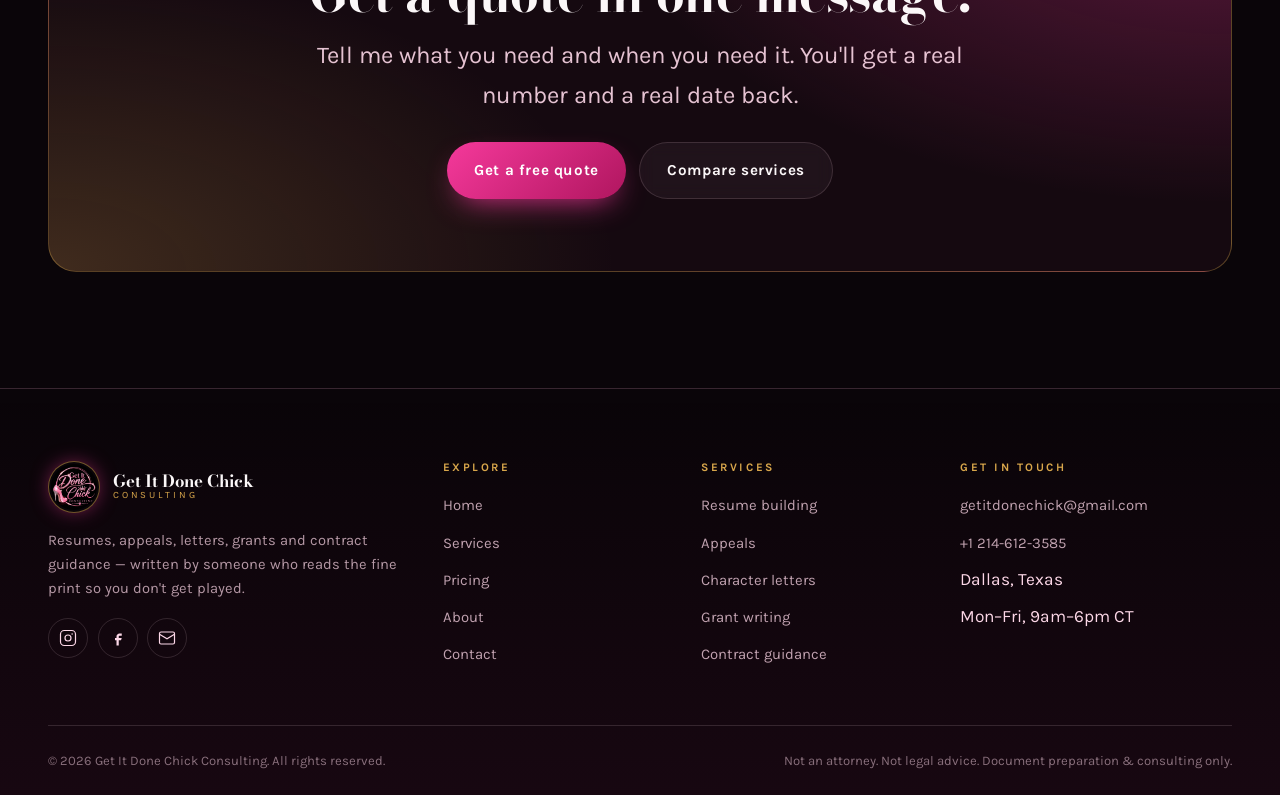
<file: pricing.html>
<!DOCTYPE html>
<html lang="en">
<head>
<meta charset="UTF-8">
<meta name="viewport" content="width=device-width, initial-scale=1">

<title>Pricing & Packages | Get It Done Chick Consulting — Dallas, TX</title>
<meta name="description" content="Transparent pricing: resumes $60, character witness letters $60, appeals from $75, contract guidance from $75, miscellaneous letters from $35, grant writing from $500. Bundles available. No hidden fees.">
<meta name="keywords" content="resume writing prices, appeal letter cost, grant writing fees, contract review pricing, consulting packages Dallas">
<meta name="robots" content="index, follow">
<link rel="canonical" href="https://getitdonechick.com/pricing.html">
<meta property="og:title" content="Pricing & Packages | Get It Done Chick Consulting">
<meta property="og:description" content="Flat rates, honest scoping, no hidden fees.">
<meta property="og:image" content="images/logo.jpg">
<link rel="icon" href="images/logo.jpg">

<link rel="preconnect" href="https://fonts.googleapis.com">
<link rel="preconnect" href="https://fonts.gstatic.com" crossorigin>
<link href="https://fonts.googleapis.com/css2?family=Bodoni+Moda:ital,opsz,wght@0,6..96,400..900;1,6..96,400..900&family=Karla:ital,wght@0,300..800;1,300..700&display=swap" rel="stylesheet">
<link rel="stylesheet" href="css/style.css">
</head>

<body>
<a class="skip-link" href="#main">Skip to content</a>

<div id="loader">
  <div class="center">
    <div class="loader-mark">Get It Done<span class="pink">.</span></div>
    <div class="loader-bar"><span></span></div>
  </div>
</div>

<header class="nav">
  <div class="wrap nav-inner">
    <a class="brand" href="index.html" aria-label="Get It Done Chick Consulting — home">
      <img src="images/logo.jpg" alt="Get It Done Chick Consulting logo">
      <span class="brand-text">
        <span class="brand-name">Get It Done Chick</span>
        <span class="brand-sub">Consulting</span>
      </span>
    </a>
    <button class="burger" id="burger" aria-label="Open menu" aria-expanded="false" aria-controls="navLinks">
      <span></span><span></span><span></span>
    </button>
    <ul class="nav-links" id="navLinks">
      <li><a href="index.html">Home</a></li>
      <li><a href="services.html">Services</a></li>
      <li><a href="pricing.html" aria-current="page">Pricing</a></li>
      <li><a href="about.html">About</a></li>
      <li><a href="contact.html">Contact</a></li>
      <li class="nav-cta"><a class="btn btn-primary btn-sm" href="contact.html">Book now</a></li>
    </ul>
  </div>
</header>

<main id="main">

<section class="pagehead">
  <div class="wrap">
    <p class="crumbs"><a href="index.html">Home</a> &nbsp;/&nbsp; Pricing</p>
    <h1><span class="sheen">Pricing</span></h1>
    <p class="lead">Published rates, because you shouldn't have to book a call to find out what something costs. Bundles below, full à la carte list underneath.</p>
  </div>
</section>

<!-- BUNDLES -->
<section class="section" style="padding-top:2rem">
  <div class="wrap">
    <div class="pricing">

      <article class="plan reveal">
        <div class="plan-name">The Essentials</div>
        <div class="plan-for">One document, done right</div>
        <div class="plan-price"><sup>$</sup>60<small>Starting price</small></div>
        <hr>
        <ul class="checks">
          <li>One resume rebuild <em>or</em> one character witness letter</li>
          <li>Intake call to get your story straight</li>
          <li>One round of revisions within 7 days</li>
          <li>Delivered in Word and PDF</li>
          <li>2–3 business day turnaround</li>
        </ul>
        <a class="btn btn-ghost" href="contact.html?service=The%20Essentials">Book The Essentials</a>
      </article>

      <article class="plan featured reveal" data-delay="1">
        <div class="plan-name">The Career Comeback</div>
        <div class="plan-for">Everything you need to apply</div>
        <div class="plan-price"><sup>$</sup>150<small>Bundle — save $35</small></div>
        <hr>
        <ul class="checks">
          <li>Full resume rebuild, ATS-optimised</li>
          <li>Tailored cover letter</li>
          <li>LinkedIn headline and About section</li>
          <li>One reference or recommendation letter</li>
          <li>30-minute strategy call</li>
          <li>Two rounds of revisions</li>
        </ul>
        <a class="btn btn-primary" href="contact.html?service=The%20Career%20Comeback">Book The Comeback</a>
      </article>

      <article class="plan reveal" data-delay="2">
        <div class="plan-name">The Creator's Corner</div>
        <div class="plan-for">For artists &amp; independent talent</div>
        <div class="plan-price"><sup>$</sup>175<small>Per agreement</small></div>
        <hr>
        <ul class="checks">
          <li>Clause-by-clause contract breakdown</li>
          <li>Written plain-English summary to keep</li>
          <li>Rights, term, territory and royalties flagged</li>
          <li>Prioritised list of what to negotiate</li>
          <li>45-minute walkthrough call</li>
          <li><strong>Guidance only — not legal advice</strong></li>
        </ul>
        <a class="btn btn-ghost" href="contact.html?service=The%20Creator's%20Corner">Book The Corner</a>
      </article>

    </div>

    <p class="center" style="margin-top:2rem;color:rgba(252,215,231,.6);font-size:.9rem">
      Bundles are optional. Everything below can be booked on its own.
    </p>
  </div>
</section>

<!-- RATE TABLE -->
<section class="section" style="padding-top:0">
  <div class="wrap">
    <div class="center" style="margin-bottom:2.5rem">
      <span class="eyebrow">À la carte</span>
      <h2>Every service, every rate</h2>
    </div>

    <div class="form-card reveal">
      <table class="rates">
        <caption>Prices in USD. "From" rates are scoped after a free consultation — you'll always approve the number before work starts.</caption>
        <thead>
          <tr><th scope="col">Service</th><th scope="col">What's included</th><th scope="col">Price</th></tr>
        </thead>
        <tbody>
          <tr>
            <td>Resume building</td>
            <td><small>Full rewrite, ATS optimisation, Word + PDF, one revision round.</small></td>
            <td>$60</td>
          </tr>
          <tr>
            <td>Character witness letters</td>
            <td><small>Court, immigration, custody, licensing or employment. Specific, dated, structured.</small></td>
            <td>$60</td>
          </tr>
          <tr>
            <td>Appeals</td>
            <td><small>Decision letter review, evidence checklist, structured argument, submission-ready file.</small></td>
            <td>From $75</td>
          </tr>
          <tr>
            <td>Contract guidance</td>
            <td><small>Plain-English breakdown for creators. Guidance and education — not legal advice.</small></td>
            <td>From $75</td>
          </tr>
          <tr>
            <td>Miscellaneous letters</td>
            <td><small>Hardship, demand, landlord disputes, reinstatement, complaint escalation, recommendations.</small></td>
            <td>From $35</td>
          </tr>
          <tr>
            <td>Grant writing</td>
            <td><small>Need statement, program design, outcomes, budget justification, full narrative.</small></td>
            <td>From $500</td>
          </tr>
          <tr>
            <td>Rush service</td>
            <td><small>Same-day or next-day delivery, subject to availability. Ask before you assume it's possible.</small></td>
            <td>+50%</td>
          </tr>
        </tbody>
      </table>
    </div>

    <div class="disclaimer reveal" style="margin-top:2rem">
      <strong>One more time, clearly:</strong> I am not an attorney. Nothing on this page is legal advice or legal representation. Appeals and contract guidance are document preparation and plain-English education so you can make your own informed decisions. If your matter needs an attorney, I'll tell you.
    </div>
  </div>
</section>

<!-- PRICING FAQ -->
<section class="section" style="padding-top:0">
  <div class="wrap">
    <div class="center" style="margin-bottom:3rem">
      <span class="eyebrow">Fine print, in normal words</span>
      <h2>Payment &amp; policies</h2>
    </div>
    <div class="faq">
      <div class="acc">
        <button class="acc-q" aria-expanded="false">Why do some services say "from"?<span class="plus" aria-hidden="true">+</span></button>
        <div class="acc-a"><div>Because a two-page appeal and a twelve-exhibit appeal aren't the same job. "From" is the floor. After a free consultation you get one fixed number, in writing, before anything starts. It doesn't move afterwards unless you change the scope.</div></div>
      </div>
      <div class="acc">
        <button class="acc-q" aria-expanded="false">When do I pay?<span class="plus" aria-hidden="true">+</span></button>
        <div class="acc-a"><div>Flat-rate work — resumes, letters — is paid in full up front. Scoped work like appeals and grants is 50% deposit to start, balance on delivery. You get an invoice; no cash-app roulette.</div></div>
      </div>
      <div class="acc">
        <button class="acc-q" aria-expanded="false">What's included in a revision?<span class="plus" aria-hidden="true">+</span></button>
        <div class="acc-a"><div>One round within seven days of delivery on every project, two rounds on The Career Comeback. That covers corrections, tone adjustments and swapping details. Rewriting to a completely different brief is a new project, and I'll quote it honestly.</div></div>
      </div>
      <div class="acc">
        <button class="acc-q" aria-expanded="false">Do you offer refunds?<span class="plus" aria-hidden="true">+</span></button>
        <div class="acc-a"><div>Once writing has started, deposits aren't refundable — that time is already spent. If I can't take your project or can't hit your deadline, I'll say so before you pay, and you'll owe nothing.</div></div>
      </div>
      <div class="acc">
        <button class="acc-q" aria-expanded="false">Can you guarantee the outcome?<span class="plus" aria-hidden="true">+</span></button>
        <div class="acc-a"><div>No, and be careful of anyone who does. Nobody controls a hiring manager, a review board or a funder. What I guarantee is that your document is the strongest, clearest version of your case that it can be.</div></div>
      </div>
      <div class="acc">
        <button class="acc-q" aria-expanded="false">Do you take payment plans?<span class="plus" aria-hidden="true">+</span></button>
        <div class="acc-a"><div>On larger projects, yes. Grant writing can be split across milestones. Ask — I've been on a tight budget too, and I'd rather work with you than lose you over timing.</div></div>
      </div>
    </div>
  </div>
</section>

<!-- CTA -->
<section class="section" style="padding-top:0">
  <div class="wrap">
    <div class="cta-band reveal">
      <span class="eyebrow">Free, no pressure</span>
      <h2>Get a quote in one message.</h2>
      <p class="lead" style="max-width:50ch;margin-inline:auto">Tell me what you need and when you need it. You'll get a real number and a real date back.</p>
      <div class="btn-row" style="justify-content:center;margin-top:1.5rem">
        <a class="btn btn-primary" href="contact.html">Get a free quote</a>
        <a class="btn btn-ghost" href="services.html">Compare services</a>
      </div>
    </div>
  </div>
</section>

</main>

<footer class="footer">
  <div class="wrap">
    <div class="footer-grid">
      <div>
        <a class="brand" href="index.html" style="margin-bottom:1rem">
          <img src="images/logo.jpg" alt="Get It Done Chick Consulting logo">
          <span class="brand-text">
            <span class="brand-name">Get It Done Chick</span>
            <span class="brand-sub">Consulting</span>
          </span>
        </a>
        <p>Resumes, appeals, letters, grants and contract guidance — written by someone who reads the fine print so you don't get played.</p>
        <div class="socials">
          <a href="https://www.instagram.com/getitdonechick" target="_blank" rel="noopener" aria-label="Instagram">
            <svg viewBox="0 0 24 24" fill="none" stroke="currentColor" stroke-width="1.6"><rect x="2" y="2" width="20" height="20" rx="5"/><circle cx="12" cy="12" r="4"/><circle cx="17.5" cy="6.5" r="1" fill="currentColor" stroke="none"/></svg>
          </a>
          <a href="https://www.facebook.com/rere.getitdonechick" target="_blank" rel="noopener" aria-label="Facebook">
            <svg viewBox="0 0 24 24" fill="currentColor"><path d="M14 9h3V6h-3c-2.2 0-4 1.8-4 4v2H8v3h2v7h3v-7h3l1-3h-4v-2c0-.6.4-1 1-1z"/></svg>
          </a>
          <a href="mailto:getitdonechick@gmail.com" aria-label="Email">
            <svg viewBox="0 0 24 24" fill="none" stroke="currentColor" stroke-width="1.6"><rect x="2" y="4" width="20" height="16" rx="2"/><path d="m2 7 10 6 10-6"/></svg>
          </a>
        </div>
      </div>
      <div>
        <h4>Explore</h4>
        <ul>
          <li><a href="index.html">Home</a></li>
          <li><a href="services.html">Services</a></li>
          <li><a href="pricing.html">Pricing</a></li>
          <li><a href="about.html">About</a></li>
          <li><a href="contact.html">Contact</a></li>
        </ul>
      </div>
      <div>
        <h4>Services</h4>
        <ul>
          <li><a href="services.html#resume">Resume building</a></li>
          <li><a href="services.html#appeals">Appeals</a></li>
          <li><a href="services.html#letters">Character letters</a></li>
          <li><a href="services.html#grants">Grant writing</a></li>
          <li><a href="services.html#contracts">Contract guidance</a></li>
        </ul>
      </div>
      <div>
        <h4>Get in touch</h4>
        <ul>
          <li><a href="mailto:getitdonechick@gmail.com">getitdonechick@gmail.com</a></li>
          <li><a href="tel:+12146123585">+1 214-612-3585</a></li>
          <li>Dallas, Texas</li>
          <li>Mon–Fri, 9am–6pm CT</li>
        </ul>
      </div>
    </div>
    <div class="footer-bottom">
      <span>© <span id="year">2026</span> Get It Done Chick Consulting. All rights reserved.</span>
      <span>Not an attorney. Not legal advice. Document preparation &amp; consulting only.</span>
    </div>
  </div>
</footer>

<div class="float-stack">
  <a class="fab fab-chat" href="https://wa.me/12146123585" target="_blank" rel="noopener" aria-label="Message on WhatsApp">
    <svg viewBox="0 0 24 24" fill="currentColor"><path d="M12 2a10 10 0 0 0-8.6 15L2 22l5.2-1.4A10 10 0 1 0 12 2zm0 18a8 8 0 0 1-4.1-1.1l-.3-.2-3 .8.8-2.9-.2-.3A8 8 0 1 1 12 20zm4.4-5.8c-.2-.1-1.4-.7-1.6-.8s-.4-.1-.5.1-.6.8-.7.9-.3.2-.5 0a6.6 6.6 0 0 1-1.9-1.2 7.3 7.3 0 0 1-1.4-1.7c-.1-.2 0-.4.1-.5l.4-.4.2-.4v-.4c0-.1-.5-1.3-.7-1.8s-.4-.4-.5-.4h-.4a.9.9 0 0 0-.7.3A2.8 2.8 0 0 0 7.3 10a4.8 4.8 0 0 0 1 2.6 11 11 0 0 0 4.2 3.7 4.7 4.7 0 0 0 2.9.6 2.5 2.5 0 0 0 1.6-1.2 2 2 0 0 0 .1-1.1c0-.1-.2-.2-.4-.3z"/></svg>
  </a>
  <button class="fab" id="toTop" aria-label="Back to top">
    <svg viewBox="0 0 24 24" fill="none" stroke="currentColor" stroke-width="1.8" stroke-linecap="round" stroke-linejoin="round"><path d="M12 19V5"/><path d="m5 12 7-7 7 7"/></svg>
  </button>
</div>

<script src="js/script.js"></script>
</body>
</html>
</file>
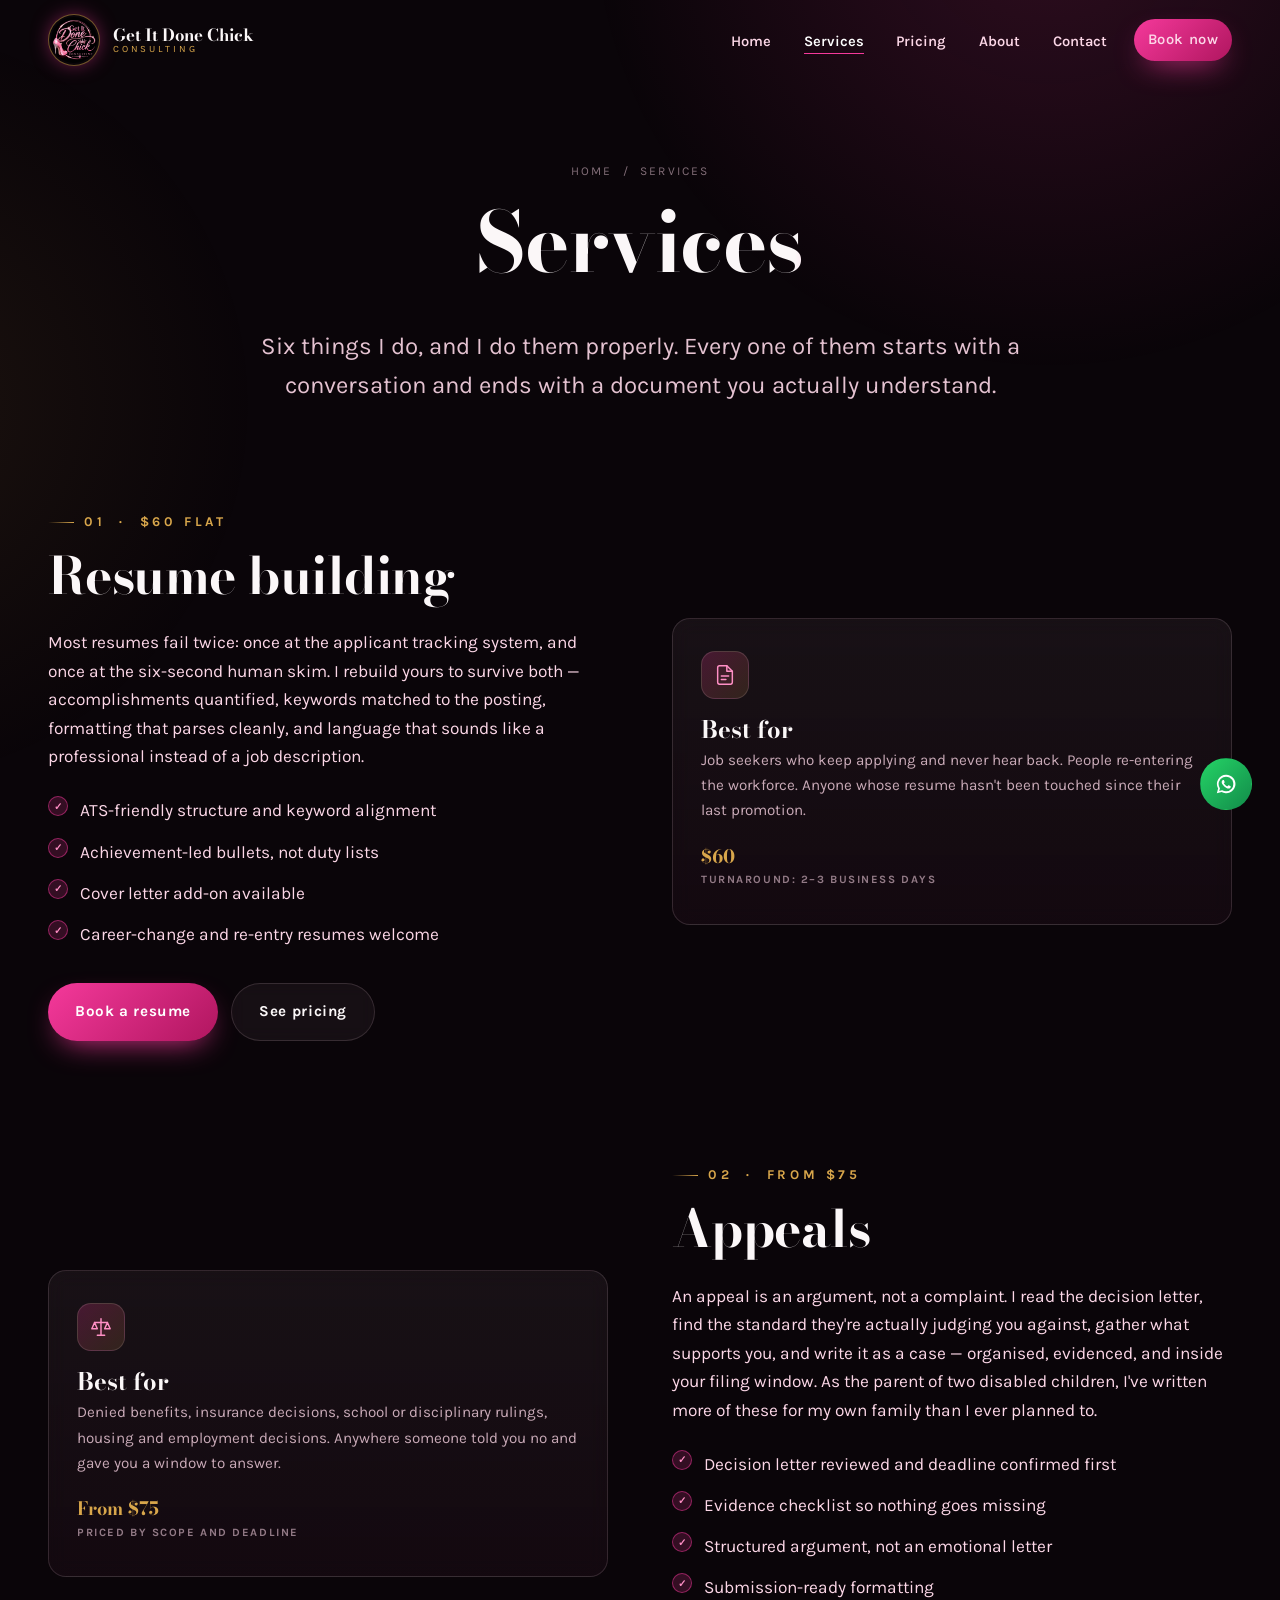
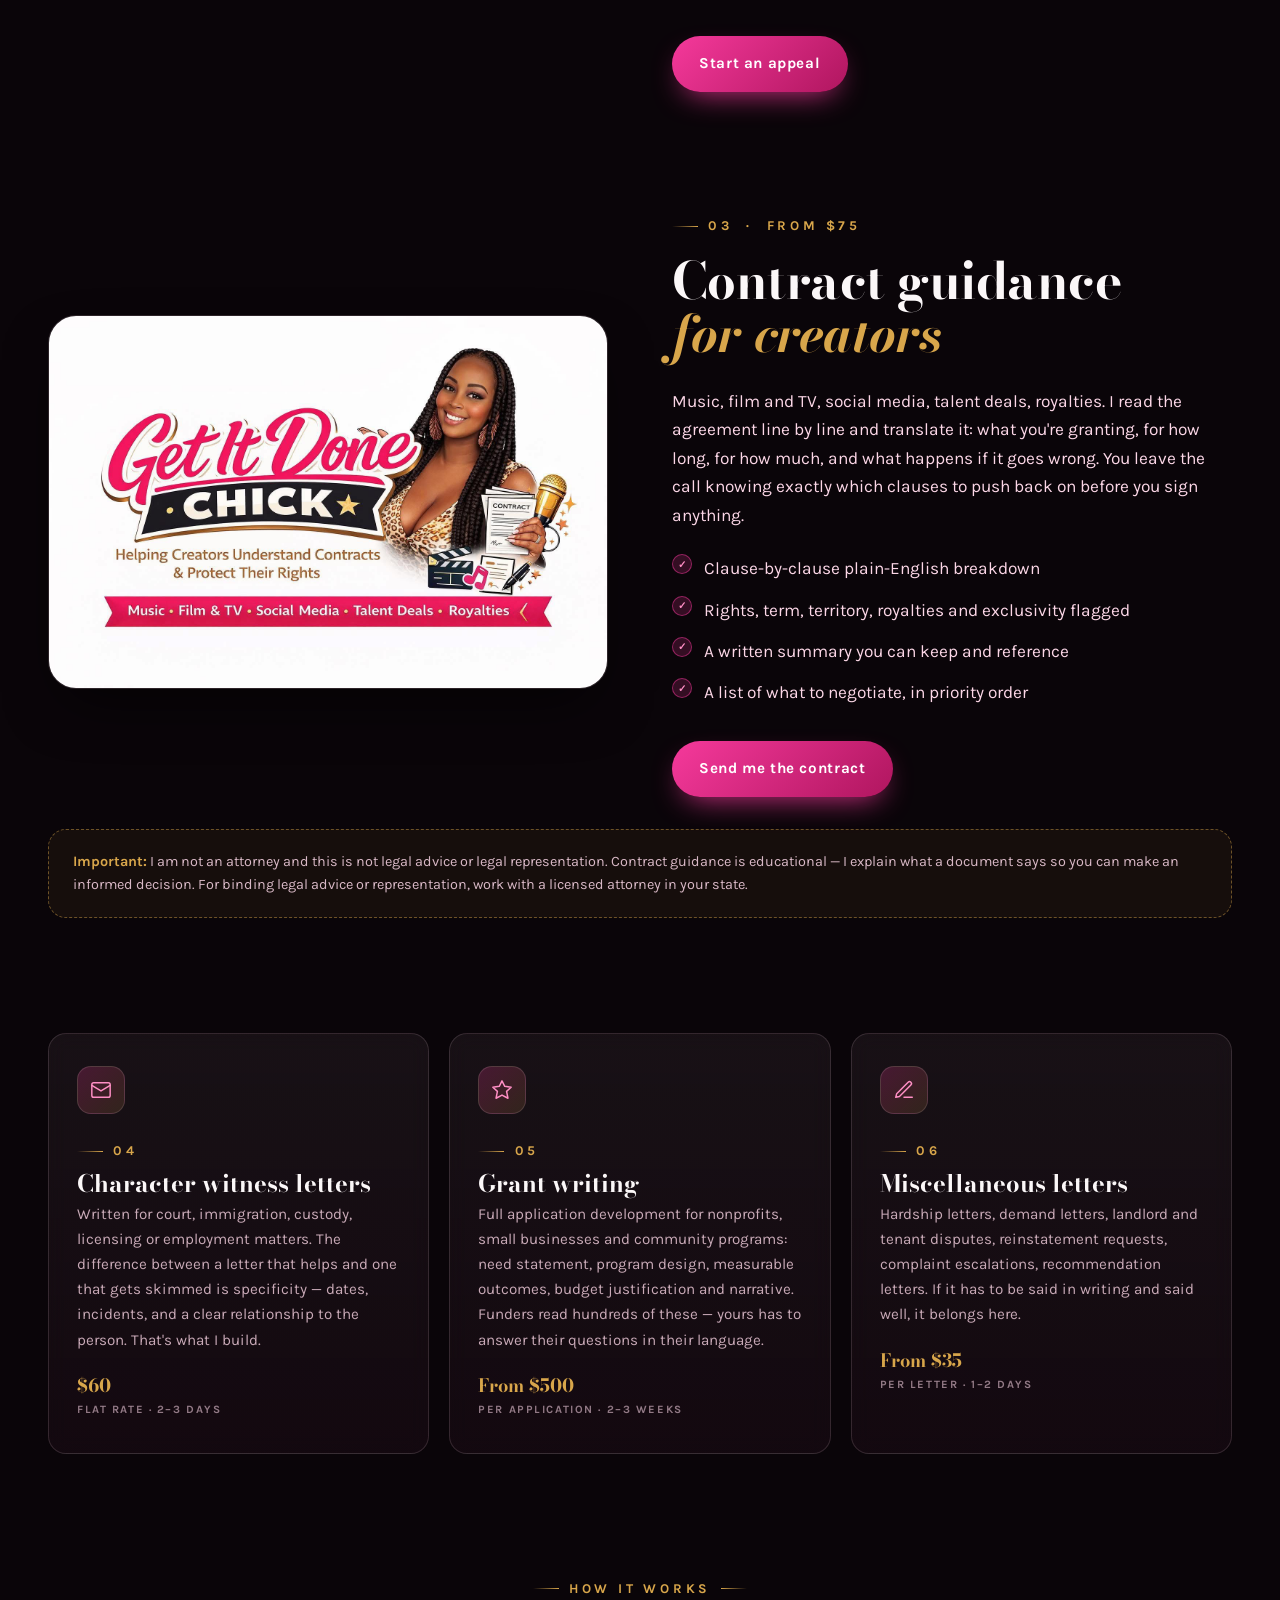
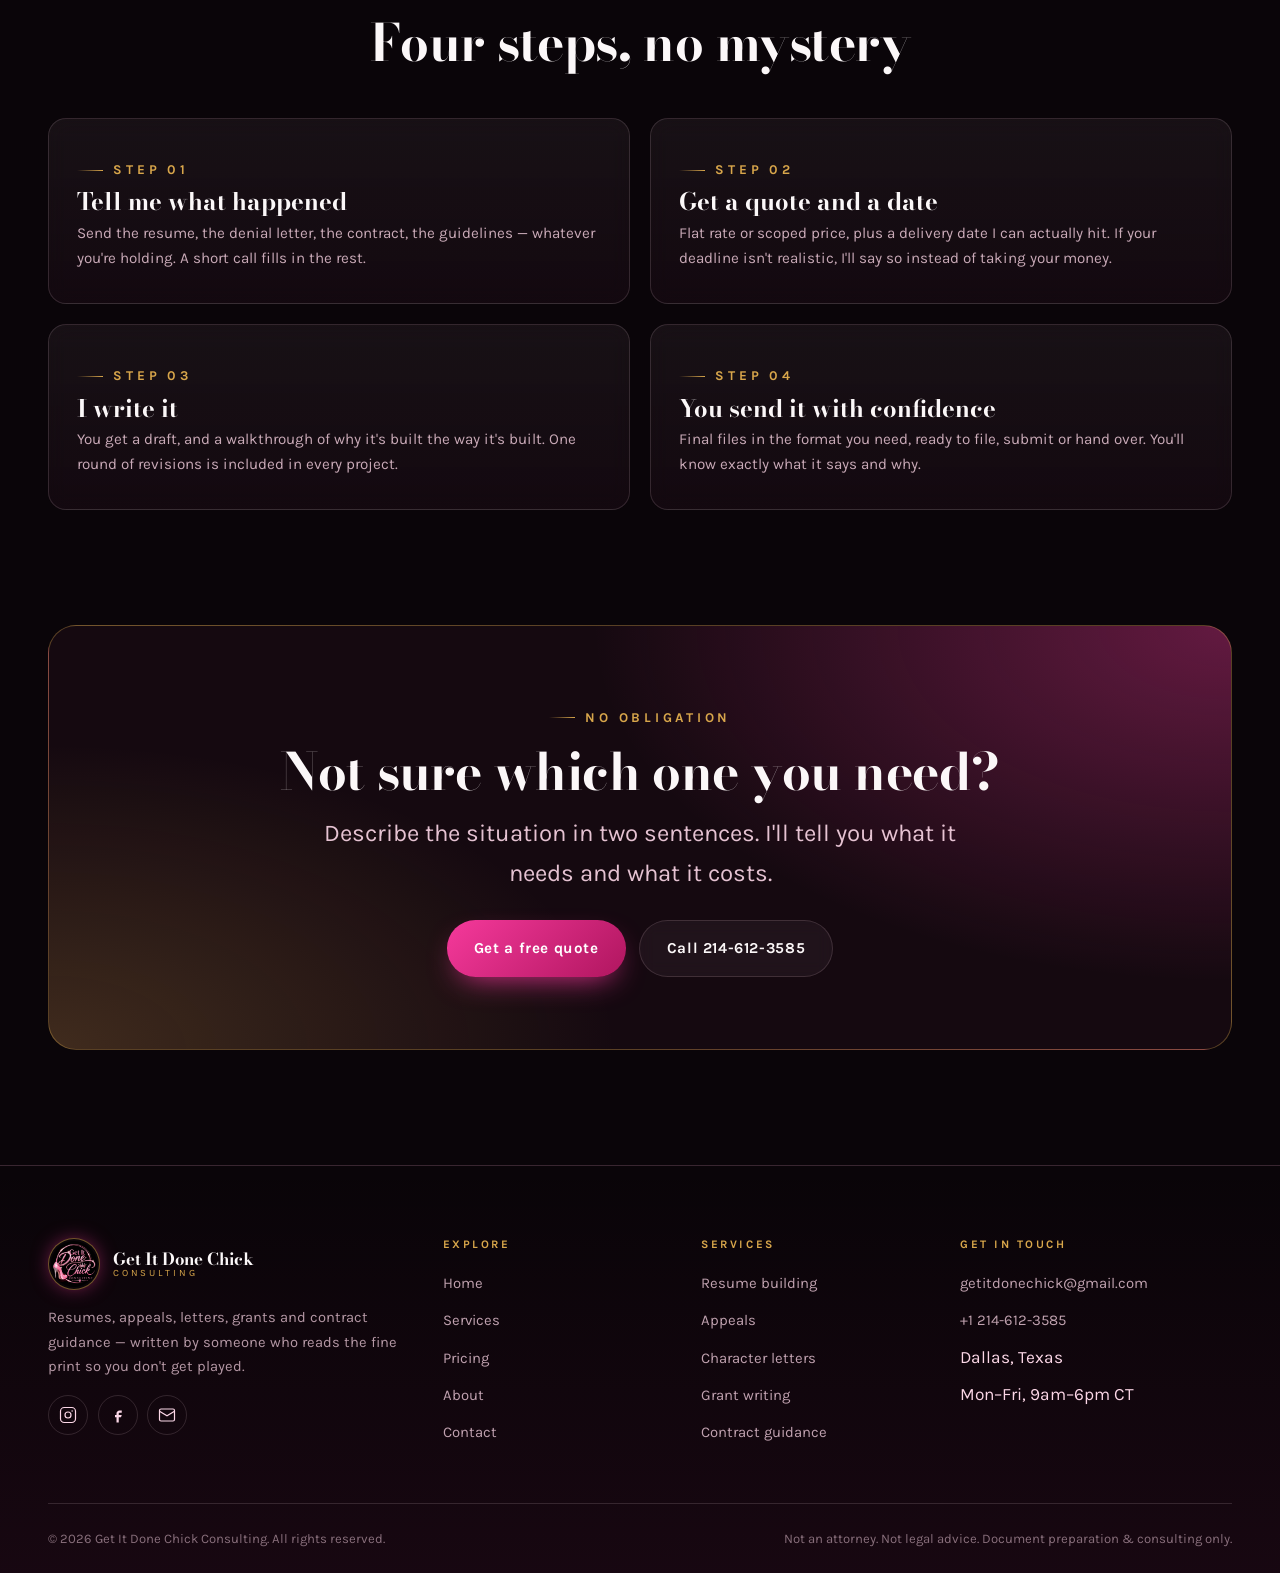
<file: services.html>
<!DOCTYPE html>
<html lang="en">
<head>
<meta charset="UTF-8">
<meta name="viewport" content="width=device-width, initial-scale=1">

<title>Services | Resume Writing, Appeals, Grants & Contract Guidance — Get It Done Chick Consulting</title>
<meta name="description" content="Professional resume building ($60), appeal letters (from $75), character witness letters ($60), grant writing (from $500), miscellaneous letters (from $35) and contract guidance for creators (from $75). Based in Dallas, TX, serving clients nationwide.">
<meta name="keywords" content="resume writing services Dallas, appeal letter writer, character witness letter service, grant writer Texas, contract review for artists, hardship letter, demand letter">
<meta name="robots" content="index, follow">
<link rel="canonical" href="https://getitdonechick.com/services.html">
<meta property="og:title" content="Services | Get It Done Chick Consulting">
<meta property="og:description" content="Documents that decide things — written properly, priced plainly.">
<meta property="og:image" content="images/logo.jpg">
<link rel="icon" href="images/logo.jpg">

<link rel="preconnect" href="https://fonts.googleapis.com">
<link rel="preconnect" href="https://fonts.gstatic.com" crossorigin>
<link href="https://fonts.googleapis.com/css2?family=Bodoni+Moda:ital,opsz,wght@0,6..96,400..900;1,6..96,400..900&family=Karla:ital,wght@0,300..800;1,300..700&display=swap" rel="stylesheet">
<link rel="stylesheet" href="css/style.css">
</head>

<body>
<a class="skip-link" href="#main">Skip to content</a>

<div id="loader">
  <div class="center">
    <div class="loader-mark">Get It Done<span class="pink">.</span></div>
    <div class="loader-bar"><span></span></div>
  </div>
</div>

<header class="nav">
  <div class="wrap nav-inner">
    <a class="brand" href="index.html" aria-label="Get It Done Chick Consulting — home">
      <img src="images/logo.jpg" alt="Get It Done Chick Consulting logo">
      <span class="brand-text">
        <span class="brand-name">Get It Done Chick</span>
        <span class="brand-sub">Consulting</span>
      </span>
    </a>
    <button class="burger" id="burger" aria-label="Open menu" aria-expanded="false" aria-controls="navLinks">
      <span></span><span></span><span></span>
    </button>
    <ul class="nav-links" id="navLinks">
      <li><a href="index.html">Home</a></li>
      <li><a href="services.html" aria-current="page">Services</a></li>
      <li><a href="pricing.html">Pricing</a></li>
      <li><a href="about.html">About</a></li>
      <li><a href="contact.html">Contact</a></li>
      <li class="nav-cta"><a class="btn btn-primary btn-sm" href="contact.html">Book now</a></li>
    </ul>
  </div>
</header>

<main id="main">

<!-- PAGE HEAD -->
<section class="pagehead">
  <div class="wrap">
    <p class="crumbs"><a href="index.html">Home</a> &nbsp;/&nbsp; Services</p>
    <h1><span class="sheen">Services</span></h1>
    <p class="lead">Six things I do, and I do them properly. Every one of them starts with a conversation and ends with a document you actually understand.</p>
  </div>
</section>

<!-- RESUME -->
<section class="section" id="resume" style="padding-top:2rem">
  <div class="wrap split">
    <div class="reveal">
      <span class="eyebrow">01 &nbsp;·&nbsp; $60 flat</span>
      <h2>Resume building</h2>
      <p>Most resumes fail twice: once at the applicant tracking system, and once at the six-second human skim. I rebuild yours to survive both — accomplishments quantified, keywords matched to the posting, formatting that parses cleanly, and language that sounds like a professional instead of a job description.</p>
      <ul class="checks">
        <li>ATS-friendly structure and keyword alignment</li>
        <li>Achievement-led bullets, not duty lists</li>
        <li>Cover letter add-on available</li>
        <li>Career-change and re-entry resumes welcome</li>
      </ul>
      <div class="btn-row">
        <a class="btn btn-primary" href="contact.html?service=Resume%20building">Book a resume</a>
        <a class="btn btn-ghost" href="pricing.html">See pricing</a>
      </div>
    </div>
    <div class="card reveal" data-delay="1">
      <div class="card-icon" aria-hidden="true">
        <svg viewBox="0 0 24 24" fill="none" stroke="currentColor" stroke-width="1.6" stroke-linecap="round" stroke-linejoin="round"><path d="M14 2H6a2 2 0 0 0-2 2v16a2 2 0 0 0 2 2h12a2 2 0 0 0 2-2V8z"/><path d="M14 2v6h6"/><path d="M8 13h8M8 17h5"/></svg>
      </div>
      <h3>Best for</h3>
      <p>Job seekers who keep applying and never hear back. People re-entering the workforce. Anyone whose resume hasn't been touched since their last promotion.</p>
      <span class="price-tag">$60 <small>Turnaround: 2–3 business days</small></span>
    </div>
  </div>
</section>

<!-- APPEALS -->
<section class="section" id="appeals" style="padding-top:0">
  <div class="wrap split">
    <div class="card reveal">
      <div class="card-icon" aria-hidden="true">
        <svg viewBox="0 0 24 24" fill="none" stroke="currentColor" stroke-width="1.6" stroke-linecap="round" stroke-linejoin="round"><path d="M12 3v18"/><path d="M5 7h14"/><path d="M5 7 2 14h6z"/><path d="M19 7l-3 7h6z"/><path d="M8 21h8"/></svg>
      </div>
      <h3>Best for</h3>
      <p>Denied benefits, insurance decisions, school or disciplinary rulings, housing and employment decisions. Anywhere someone told you no and gave you a window to answer.</p>
      <span class="price-tag">From $75 <small>Priced by scope and deadline</small></span>
    </div>
    <div class="reveal" data-delay="1">
      <span class="eyebrow">02 &nbsp;·&nbsp; From $75</span>
      <h2>Appeals</h2>
      <p>An appeal is an argument, not a complaint. I read the decision letter, find the standard they're actually judging you against, gather what supports you, and write it as a case — organised, evidenced, and inside your filing window. As the parent of two disabled children, I've written more of these for my own family than I ever planned to.</p>
      <ul class="checks">
        <li>Decision letter reviewed and deadline confirmed first</li>
        <li>Evidence checklist so nothing goes missing</li>
        <li>Structured argument, not an emotional letter</li>
        <li>Submission-ready formatting</li>
      </ul>
      <div class="btn-row">
        <a class="btn btn-primary" href="contact.html?service=Appeal">Start an appeal</a>
      </div>
    </div>
  </div>
</section>

<!-- CONTRACTS -->
<section class="section" id="contracts" style="padding-top:0">
  <div class="wrap">
    <div class="split">
      <div class="split-media reveal">
        <img src="images/contracts-banner.jpg" alt="Get It Done Chick contract guidance for music, film and TV, social media, talent deals and royalties" loading="lazy" width="1200" height="800">
      </div>
      <div class="reveal" data-delay="1">
        <span class="eyebrow">03 &nbsp;·&nbsp; From $75</span>
        <h2>Contract guidance<br><em class="italic gold">for creators</em></h2>
        <p>Music, film and TV, social media, talent deals, royalties. I read the agreement line by line and translate it: what you're granting, for how long, for how much, and what happens if it goes wrong. You leave the call knowing exactly which clauses to push back on before you sign anything.</p>
        <ul class="checks">
          <li>Clause-by-clause plain-English breakdown</li>
          <li>Rights, term, territory, royalties and exclusivity flagged</li>
          <li>A written summary you can keep and reference</li>
          <li>A list of what to negotiate, in priority order</li>
        </ul>
        <div class="btn-row">
          <a class="btn btn-primary" href="contact.html?service=Contract%20guidance">Send me the contract</a>
        </div>
      </div>
    </div>

    <div class="disclaimer reveal" style="margin-top:2rem">
      <strong>Important:</strong> I am not an attorney and this is not legal advice or legal representation. Contract guidance is educational — I explain what a document says so you can make an informed decision. For binding legal advice or representation, work with a licensed attorney in your state.
    </div>
  </div>
</section>

<!-- REMAINING SERVICES -->
<section class="section" style="padding-top:0">
  <div class="wrap">
    <div class="grid grid-3">
      <article class="card reveal" id="letters">
        <div class="card-icon" aria-hidden="true">
          <svg viewBox="0 0 24 24" fill="none" stroke="currentColor" stroke-width="1.6" stroke-linecap="round" stroke-linejoin="round"><path d="M20 4H4a2 2 0 0 0-2 2v12a2 2 0 0 0 2 2h16a2 2 0 0 0 2-2V6a2 2 0 0 0-2-2z"/><path d="m2 7 10 6 10-6"/></svg>
        </div>
        <span class="eyebrow" style="margin-bottom:.5rem">04</span>
        <h3>Character witness letters</h3>
        <p>Written for court, immigration, custody, licensing or employment matters. The difference between a letter that helps and one that gets skimmed is specificity — dates, incidents, and a clear relationship to the person. That's what I build.</p>
        <span class="price-tag">$60 <small>Flat rate · 2–3 days</small></span>
      </article>

      <article class="card reveal" data-delay="1" id="grants">
        <div class="card-icon" aria-hidden="true">
          <svg viewBox="0 0 24 24" fill="none" stroke="currentColor" stroke-width="1.6" stroke-linecap="round" stroke-linejoin="round"><path d="M12 2 15 8l7 1-5 4.5L18.5 21 12 17.5 5.5 21 7 13.5 2 9l7-1z"/></svg>
        </div>
        <span class="eyebrow" style="margin-bottom:.5rem">05</span>
        <h3>Grant writing</h3>
        <p>Full application development for nonprofits, small businesses and community programs: need statement, program design, measurable outcomes, budget justification and narrative. Funders read hundreds of these — yours has to answer their questions in their language.</p>
        <span class="price-tag">From $500 <small>Per application · 2–3 weeks</small></span>
      </article>

      <article class="card reveal" data-delay="2" id="misc">
        <div class="card-icon" aria-hidden="true">
          <svg viewBox="0 0 24 24" fill="none" stroke="currentColor" stroke-width="1.6" stroke-linecap="round" stroke-linejoin="round"><path d="M12 20h9"/><path d="M16.5 3.5a2.1 2.1 0 0 1 3 3L7 19l-4 1 1-4z"/></svg>
        </div>
        <span class="eyebrow" style="margin-bottom:.5rem">06</span>
        <h3>Miscellaneous letters</h3>
        <p>Hardship letters, demand letters, landlord and tenant disputes, reinstatement requests, complaint escalations, recommendation letters. If it has to be said in writing and said well, it belongs here.</p>
        <span class="price-tag">From $35 <small>Per letter · 1–2 days</small></span>
      </article>
    </div>
  </div>
</section>

<!-- PROCESS — a real sequence, so numbering earns its place -->
<section class="section" style="padding-top:0">
  <div class="wrap">
    <div class="center" style="margin-bottom:3rem">
      <span class="eyebrow">How it works</span>
      <h2>Four steps, no mystery</h2>
    </div>
    <div class="grid grid-2">
      <article class="card reveal">
        <span class="eyebrow" style="margin-bottom:.5rem">Step 01</span>
        <h3>Tell me what happened</h3>
        <p>Send the resume, the denial letter, the contract, the guidelines — whatever you're holding. A short call fills in the rest.</p>
      </article>
      <article class="card reveal" data-delay="1">
        <span class="eyebrow" style="margin-bottom:.5rem">Step 02</span>
        <h3>Get a quote and a date</h3>
        <p>Flat rate or scoped price, plus a delivery date I can actually hit. If your deadline isn't realistic, I'll say so instead of taking your money.</p>
      </article>
      <article class="card reveal" data-delay="2">
        <span class="eyebrow" style="margin-bottom:.5rem">Step 03</span>
        <h3>I write it</h3>
        <p>You get a draft, and a walkthrough of why it's built the way it's built. One round of revisions is included in every project.</p>
      </article>
      <article class="card reveal" data-delay="3">
        <span class="eyebrow" style="margin-bottom:.5rem">Step 04</span>
        <h3>You send it with confidence</h3>
        <p>Final files in the format you need, ready to file, submit or hand over. You'll know exactly what it says and why.</p>
      </article>
    </div>
  </div>
</section>

<!-- CTA -->
<section class="section" style="padding-top:0">
  <div class="wrap">
    <div class="cta-band reveal">
      <span class="eyebrow">No obligation</span>
      <h2>Not sure which one you need?</h2>
      <p class="lead" style="max-width:50ch;margin-inline:auto">Describe the situation in two sentences. I'll tell you what it needs and what it costs.</p>
      <div class="btn-row" style="justify-content:center;margin-top:1.5rem">
        <a class="btn btn-primary" href="contact.html">Get a free quote</a>
        <a class="btn btn-ghost" href="tel:+12146123585">Call 214-612-3585</a>
      </div>
    </div>
  </div>
</section>

</main>

<footer class="footer">
  <div class="wrap">
    <div class="footer-grid">
      <div>
        <a class="brand" href="index.html" style="margin-bottom:1rem">
          <img src="images/logo.jpg" alt="Get It Done Chick Consulting logo">
          <span class="brand-text">
            <span class="brand-name">Get It Done Chick</span>
            <span class="brand-sub">Consulting</span>
          </span>
        </a>
        <p>Resumes, appeals, letters, grants and contract guidance — written by someone who reads the fine print so you don't get played.</p>
        <div class="socials">
          <a href="https://www.instagram.com/getitdonechick" target="_blank" rel="noopener" aria-label="Instagram">
            <svg viewBox="0 0 24 24" fill="none" stroke="currentColor" stroke-width="1.6"><rect x="2" y="2" width="20" height="20" rx="5"/><circle cx="12" cy="12" r="4"/><circle cx="17.5" cy="6.5" r="1" fill="currentColor" stroke="none"/></svg>
          </a>
          <a href="https://www.facebook.com/rere.getitdonechick" target="_blank" rel="noopener" aria-label="Facebook">
            <svg viewBox="0 0 24 24" fill="currentColor"><path d="M14 9h3V6h-3c-2.2 0-4 1.8-4 4v2H8v3h2v7h3v-7h3l1-3h-4v-2c0-.6.4-1 1-1z"/></svg>
          </a>
          <a href="mailto:getitdonechick@gmail.com" aria-label="Email">
            <svg viewBox="0 0 24 24" fill="none" stroke="currentColor" stroke-width="1.6"><rect x="2" y="4" width="20" height="16" rx="2"/><path d="m2 7 10 6 10-6"/></svg>
          </a>
        </div>
      </div>
      <div>
        <h4>Explore</h4>
        <ul>
          <li><a href="index.html">Home</a></li>
          <li><a href="services.html">Services</a></li>
          <li><a href="pricing.html">Pricing</a></li>
          <li><a href="about.html">About</a></li>
          <li><a href="contact.html">Contact</a></li>
        </ul>
      </div>
      <div>
        <h4>Services</h4>
        <ul>
          <li><a href="services.html#resume">Resume building</a></li>
          <li><a href="services.html#appeals">Appeals</a></li>
          <li><a href="services.html#letters">Character letters</a></li>
          <li><a href="services.html#grants">Grant writing</a></li>
          <li><a href="services.html#contracts">Contract guidance</a></li>
        </ul>
      </div>
      <div>
        <h4>Get in touch</h4>
        <ul>
          <li><a href="mailto:getitdonechick@gmail.com">getitdonechick@gmail.com</a></li>
          <li><a href="tel:+12146123585">+1 214-612-3585</a></li>
          <li>Dallas, Texas</li>
          <li>Mon–Fri, 9am–6pm CT</li>
        </ul>
      </div>
    </div>
    <div class="footer-bottom">
      <span>© <span id="year">2026</span> Get It Done Chick Consulting. All rights reserved.</span>
      <span>Not an attorney. Not legal advice. Document preparation &amp; consulting only.</span>
    </div>
  </div>
</footer>

<div class="float-stack">
  <a class="fab fab-chat" href="https://wa.me/12146123585" target="_blank" rel="noopener" aria-label="Message on WhatsApp">
    <svg viewBox="0 0 24 24" fill="currentColor"><path d="M12 2a10 10 0 0 0-8.6 15L2 22l5.2-1.4A10 10 0 1 0 12 2zm0 18a8 8 0 0 1-4.1-1.1l-.3-.2-3 .8.8-2.9-.2-.3A8 8 0 1 1 12 20zm4.4-5.8c-.2-.1-1.4-.7-1.6-.8s-.4-.1-.5.1-.6.8-.7.9-.3.2-.5 0a6.6 6.6 0 0 1-1.9-1.2 7.3 7.3 0 0 1-1.4-1.7c-.1-.2 0-.4.1-.5l.4-.4.2-.4v-.4c0-.1-.5-1.3-.7-1.8s-.4-.4-.5-.4h-.4a.9.9 0 0 0-.7.3A2.8 2.8 0 0 0 7.3 10a4.8 4.8 0 0 0 1 2.6 11 11 0 0 0 4.2 3.7 4.7 4.7 0 0 0 2.9.6 2.5 2.5 0 0 0 1.6-1.2 2 2 0 0 0 .1-1.1c0-.1-.2-.2-.4-.3z"/></svg>
  </a>
  <button class="fab" id="toTop" aria-label="Back to top">
    <svg viewBox="0 0 24 24" fill="none" stroke="currentColor" stroke-width="1.8" stroke-linecap="round" stroke-linejoin="round"><path d="M12 19V5"/><path d="m5 12 7-7 7 7"/></svg>
  </button>
</div>

<script src="js/script.js"></script>
</body>
</html>
</file>
<file: css/style.css>
/* ==========================================================================
   GET IT DONE CHICK CONSULTING — Master Stylesheet
   Brand palette pulled directly from the logo: rhinestone pink, onyx black,
   champagne gold.
   Sections:  1. Tokens  2. Base  3. Loader  4. Nav  5. Buttons
              6. Hero  7. Sections & cards  8. Pricing  9. FAQ
             10. Forms  11. Footer  12. Floating UI  13. Animation
             14. Responsive
   ========================================================================== */

/* 1. TOKENS =============================================================== */
:root {
  /* Brand colours — sampled from the logo */
  --pink:        #f5399b;   /* primary  — logo script pink            */
  --pink-soft:   #ff8fc5;   /* highlight — patent-leather shine       */
  --pink-deep:   #b0165f;   /* pressed / shadow state                 */
  --blush:       #fcd7e7;   /* soft tint for body copy on dark        */
  --gold:        #d8a64b;   /* champagne — rhinestone + crown accent  */
  --ink:         #0a0509;   /* onyx — logo background                 */
  --ink-2:       #150910;   /* raised surface                         */
  --card:        #1d0d17;   /* card surface                           */
  --line:        rgba(252, 215, 231, .14);
  --cream:       #fbf7f8;

  /* Type */
  --display: "Bodoni Moda", "Didot", Georgia, serif;
  --body:    "Karla", "Helvetica Neue", Arial, sans-serif;

  /* Scale */
  --step--1: clamp(.78rem, .76rem + .1vw, .85rem);
  --step-0:  clamp(1rem, .96rem + .2vw, 1.08rem);
  --step-1:  clamp(1.25rem, 1.15rem + .5vw, 1.5rem);
  --step-2:  clamp(1.6rem, 1.4rem + 1vw, 2.1rem);
  --step-3:  clamp(2.1rem, 1.7rem + 2vw, 3.2rem);
  --step-4:  clamp(2.8rem, 2rem + 4vw, 5.4rem);

  /* Space + shape */
  --gutter: clamp(1.25rem, 4vw, 3rem);
  --maxw: 1200px;
  --radius: 18px;
  --radius-lg: 28px;
  --shadow: 0 24px 60px -20px rgba(0, 0, 0, .75);
  --glow: 0 0 44px -8px rgba(245, 57, 155, .55);
  --ease: cubic-bezier(.22, 1, .36, 1);
}

/* 2. BASE ================================================================= */
*, *::before, *::after { box-sizing: border-box; }

html { scroll-behavior: smooth; scroll-padding-top: 96px; }

body {
  margin: 0;
  background: var(--ink);
  color: var(--blush);
  font-family: var(--body);
  font-size: var(--step-0);
  line-height: 1.65;
  -webkit-font-smoothing: antialiased;
  overflow-x: hidden;
}

/* Ambient light — two soft pink pools so the onyx never reads as flat black */
body::before {
  content: "";
  position: fixed;
  inset: 0;
  pointer-events: none;
  z-index: 0;
  background:
    radial-gradient(60vw 60vw at 82% -10%, rgba(245, 57, 155, .16), transparent 60%),
    radial-gradient(50vw 50vw at -10% 45%, rgba(216, 166, 75, .09), transparent 60%);
}

main, header, footer { position: relative; z-index: 1; }

img { max-width: 100%; display: block; }
a { color: inherit; text-decoration: none; }

h1, h2, h3, h4 {
  font-family: var(--display);
  color: var(--cream);
  line-height: 1.05;
  margin: 0 0 .5em;
  font-weight: 700;
  letter-spacing: -.01em;
}
h1 { font-size: var(--step-4); }
h2 { font-size: var(--step-3); }
h3 { font-size: var(--step-1); letter-spacing: 0; }
p  { margin: 0 0 1.1em; }

::selection { background: var(--pink); color: #fff; }

:focus-visible {
  outline: 2px solid var(--gold);
  outline-offset: 3px;
  border-radius: 4px;
}

.skip-link {
  position: absolute; left: -999px; top: 0; z-index: 999;
  background: var(--pink); color: #fff; padding: .75rem 1.25rem;
}
.skip-link:focus { left: 0; }

.wrap { width: min(100% - (var(--gutter) * 2), var(--maxw)); margin-inline: auto; }
.section { padding: clamp(4.5rem, 9vw, 8rem) 0; }
.center { text-align: center; }
.lead { font-size: var(--step-1); color: var(--blush); opacity: .9; }

/* Eyebrow — the small gold label that opens every section */
.eyebrow {
  font-family: var(--body);
  font-size: var(--step--1);
  font-weight: 700;
  letter-spacing: .28em;
  text-transform: uppercase;
  color: var(--gold);
  display: inline-flex;
  align-items: center;
  gap: .65rem;
  margin-bottom: 1rem;
}
.eyebrow::before {
  content: "";
  width: 26px; height: 1px;
  background: linear-gradient(90deg, transparent, var(--gold));
}
.center .eyebrow::after {
  content: "";
  width: 26px; height: 1px;
  background: linear-gradient(90deg, var(--gold), transparent);
}

/* Rhinestone sheen — used sparingly, only on the biggest headline per page */
.sheen {
  background: linear-gradient(100deg,
    var(--cream) 0%, var(--cream) 38%,
    var(--pink-soft) 46%, #fff 50%, var(--pink-soft) 54%,
    var(--cream) 62%, var(--cream) 100%);
  background-size: 260% 100%;
  -webkit-background-clip: text;
  background-clip: text;
  color: transparent;
  animation: sheen 7s var(--ease) infinite;
}
@keyframes sheen {
  0%, 62%  { background-position: 160% 0; }
  100%     { background-position: -60% 0; }
}

.pink { color: var(--pink); }
.gold { color: var(--gold); }
.italic { font-style: italic; }

/* 3. LOADER =============================================================== */
#loader {
  position: fixed; inset: 0; z-index: 9999;
  display: grid; place-items: center;
  background: var(--ink);
  transition: opacity .6s var(--ease), visibility .6s;
}
#loader.done { opacity: 0; visibility: hidden; }
.loader-mark {
  font-family: var(--display);
  font-style: italic;
  font-size: clamp(1.5rem, 5vw, 2.4rem);
  color: var(--cream);
}
.loader-bar {
  width: 180px; height: 2px; margin: 1.25rem auto 0;
  background: var(--line); overflow: hidden;
}
.loader-bar span {
  display: block; height: 100%; width: 40%;
  background: linear-gradient(90deg, var(--gold), var(--pink));
  animation: slide 1.1s var(--ease) infinite;
}
@keyframes slide {
  0%   { transform: translateX(-100%); }
  100% { transform: translateX(350%); }
}

/* 4. NAV ================================================================== */
.nav {
  position: sticky; top: 0; z-index: 100;
  border-bottom: 1px solid transparent;
  transition: background .35s var(--ease), border-color .35s var(--ease), backdrop-filter .35s;
}
.nav.stuck {
  background: rgba(10, 5, 9, .72);
  backdrop-filter: blur(18px) saturate(140%);
  -webkit-backdrop-filter: blur(18px) saturate(140%);
  border-bottom-color: var(--line);
}
.nav-inner {
  display: flex; align-items: center; justify-content: space-between;
  gap: 1rem; padding: .9rem 0;
}
.brand { display: flex; align-items: center; gap: .8rem; }
.brand img {
  width: 52px; height: 52px; border-radius: 50%;
  object-fit: contain;
  background: var(--ink);
  padding: 2px;
  border: 1px solid rgba(216, 166, 75, .5);
  box-shadow: 0 0 22px -6px rgba(245, 57, 155, .8);
}
.brand-text { display: flex; flex-direction: column; line-height: 1.05; }
.brand-name {
  font-family: var(--display); font-weight: 700; font-size: 1.05rem; color: var(--cream);
}
.brand-sub {
  font-size: .6rem; letter-spacing: .3em; text-transform: uppercase; color: var(--gold);
}

.nav-links { display: flex; align-items: center; gap: .35rem; list-style: none; margin: 0; padding: 0; }
.nav-links a {
  position: relative;
  padding: .55rem .85rem;
  font-size: .92rem; font-weight: 600;
  color: var(--blush);
  transition: color .25s var(--ease);
}
.nav-links a::after {
  content: ""; position: absolute; left: .85rem; right: .85rem; bottom: .3rem;
  height: 1px; background: var(--pink);
  transform: scaleX(0); transform-origin: left;
  transition: transform .3s var(--ease);
}
.nav-links a:hover { color: #fff; }
.nav-links a:hover::after, .nav-links a[aria-current="page"]::after { transform: scaleX(1); }
.nav-links a[aria-current="page"] { color: #fff; }

.nav-cta { margin-left: .5rem; }

.burger {
  display: none;
  background: none; border: 1px solid var(--line); border-radius: 10px;
  width: 44px; height: 44px; cursor: pointer;
  padding: 0; place-items: center;
}
.burger span {
  display: block; width: 18px; height: 1.5px; background: var(--cream);
  transition: transform .3s var(--ease), opacity .2s;
}
.burger span + span { margin-top: 4px; }
.burger[aria-expanded="true"] span:nth-child(1) { transform: translateY(5.5px) rotate(45deg); }
.burger[aria-expanded="true"] span:nth-child(2) { opacity: 0; }
.burger[aria-expanded="true"] span:nth-child(3) { transform: translateY(-5.5px) rotate(-45deg); }

/* 5. BUTTONS ============================================================== */
.btn {
  display: inline-flex; align-items: center; justify-content: center; gap: .55rem;
  padding: .95rem 1.7rem;
  border: 0; border-radius: 999px;
  font-family: var(--body); font-size: .95rem; font-weight: 700;
  letter-spacing: .04em;
  cursor: pointer;
  position: relative; overflow: hidden;
  transition: transform .3s var(--ease), box-shadow .3s var(--ease), color .3s;
}
.btn-primary {
  background: linear-gradient(135deg, var(--pink), var(--pink-deep));
  color: #fff;
  box-shadow: 0 12px 30px -12px rgba(245, 57, 155, .9);
}
/* Light sweeps across the button on hover, like the shine on patent leather */
.btn-primary::after {
  content: ""; position: absolute; inset: 0;
  background: linear-gradient(100deg, transparent 35%, rgba(255, 255, 255, .38) 50%, transparent 65%);
  transform: translateX(-120%);
  transition: transform .7s var(--ease);
}
.btn-primary:hover { transform: translateY(-3px); box-shadow: 0 18px 40px -12px rgba(245, 57, 155, 1); }
.btn-primary:hover::after { transform: translateX(120%); }

.btn-ghost {
  background: rgba(252, 215, 231, .05);
  color: var(--cream);
  border: 1px solid var(--line);
  backdrop-filter: blur(8px);
}
.btn-ghost:hover { border-color: var(--gold); color: #fff; transform: translateY(-3px); }

.btn-gold {
  background: linear-gradient(135deg, #f0c976, var(--gold));
  color: #2a1a05;
}
.btn-gold:hover { transform: translateY(-3px); box-shadow: 0 16px 34px -14px rgba(216, 166, 75, .9); }

.btn-sm { padding: .7rem 1.25rem; font-size: .85rem; }
.btn-row { display: flex; flex-wrap: wrap; gap: .8rem; }
.center .btn-row { justify-content: center; }

/* 6. HERO ================================================================= */
.hero { padding: clamp(3rem, 7vw, 5.5rem) 0 clamp(3.5rem, 7vw, 6rem); }
.hero-grid {
  display: grid;
  grid-template-columns: 1.15fr .85fr;
  gap: clamp(2rem, 5vw, 4.5rem);
  align-items: center;
}
.hero h1 { margin-bottom: .35em; }
.hero h1 em { font-style: italic; font-weight: 400; }

/* SIGNATURE — "The Done List". The brand promise, performed.
   Each line strikes itself through on load. */
.donelist {
  list-style: none; margin: 0 0 2rem; padding: 0;
  border-left: 1px solid var(--line);
}
.donelist li {
  position: relative;
  padding: .55rem 0 .55rem 2.6rem;
  font-size: clamp(1rem, 1.6vw, 1.15rem);
  color: var(--blush);
  opacity: 0;
  transform: translateX(-8px);
  transition: opacity .5s var(--ease), transform .5s var(--ease);
}
.donelist li.in { opacity: 1; transform: none; }
/* the tick */
.donelist li::before {
  content: "";
  position: absolute; left: -7px; top: 50%;
  width: 14px; height: 14px; margin-top: -7px;
  border-radius: 50%;
  background: var(--ink-2);
  border: 1px solid var(--line);
  transition: background .35s var(--ease), border-color .35s var(--ease), box-shadow .35s;
}
.donelist li.checked::before {
  background: var(--pink);
  border-color: var(--pink-soft);
  box-shadow: 0 0 14px 1px rgba(245, 57, 155, .85);
}
/* the strike-through, drawn left to right */
.donelist li::after {
  content: "";
  position: absolute; left: 2.6rem; top: 50%;
  height: 2px; width: 0;
  background: linear-gradient(90deg, var(--pink), var(--gold));
  border-radius: 2px;
  transition: width .5s var(--ease);
}
.donelist li.checked::after { width: calc(100% - 2.6rem); }
.donelist li.checked { color: rgba(252, 215, 231, .5); }
.donelist li:last-child { color: var(--cream); font-weight: 700; }
.donelist li:last-child::after { display: none; }
.caret {
  display: inline-block; width: 9px; height: 1.05em;
  background: var(--pink); margin-left: 3px;
  vertical-align: -.16em;
  animation: blink 1s steps(2) infinite;
}
@keyframes blink { 50% { opacity: 0; } }

/* Hero portrait — arch frame, gold hairline, pink halo */
.hero-photo { position: relative; }
.hero-photo::before {
  content: "";
  position: absolute; inset: -14% -8% 6%;
  background: radial-gradient(closest-side, rgba(245, 57, 155, .45), transparent 72%);
  filter: blur(24px);
  z-index: 0;
}
.arch {
  position: relative; z-index: 1;
  border-radius: 260px 260px var(--radius) var(--radius);
  overflow: hidden;
  border: 1px solid rgba(216, 166, 75, .45);
  box-shadow: var(--shadow);
  aspect-ratio: 4 / 5;
}
.arch img { width: 100%; height: 100%; object-fit: cover; object-position: 50% 22%; }
.arch::after {
  content: "";
  position: absolute; inset: 0;
  background: linear-gradient(180deg, transparent 55%, rgba(10, 5, 9, .85));
}
.photo-tag {
  position: absolute; z-index: 2; left: 50%; bottom: 1.4rem;
  transform: translateX(-50%);
  width: max-content; max-width: 90%;
  text-align: center;
  padding: .7rem 1.4rem;
  border-radius: 999px;
  background: rgba(10, 5, 9, .6);
  border: 1px solid var(--line);
  backdrop-filter: blur(14px);
  -webkit-backdrop-filter: blur(14px);
}
.photo-tag strong { display: block; font-family: var(--display); font-size: 1.05rem; color: var(--cream); }
.photo-tag span { font-size: .66rem; letter-spacing: .22em; text-transform: uppercase; color: var(--gold); }

/* 7. SECTIONS & CARDS ===================================================== */
/* Marquee — a ticker of what actually gets done here */
.ticker {
  border-block: 1px solid var(--line);
  background: rgba(29, 13, 23, .5);
  overflow: hidden;
  padding: .9rem 0;
  -webkit-mask-image: linear-gradient(90deg, transparent, #000 8%, #000 92%, transparent);
          mask-image: linear-gradient(90deg, transparent, #000 8%, #000 92%, transparent);
}
.ticker-track { display: flex; width: max-content; animation: marquee 38s linear infinite; }
.ticker-track span {
  font-family: var(--display); font-style: italic;
  font-size: clamp(1.1rem, 2.4vw, 1.7rem);
  color: rgba(252, 215, 231, .75);
  padding: 0 1.6rem;
  white-space: nowrap;
}
.ticker-track span::after { content: "◆"; color: var(--gold); font-size: .5em; margin-left: 3.2rem; vertical-align: middle; }
@keyframes marquee { to { transform: translateX(-50%); } }
.ticker:hover .ticker-track { animation-play-state: paused; }

/* Stats */
.stats { display: grid; grid-template-columns: repeat(4, 1fr); gap: 1rem; }
.stat {
  padding: 1.75rem 1.25rem;
  border: 1px solid var(--line);
  border-radius: var(--radius);
  background: linear-gradient(180deg, rgba(252, 215, 231, .05), transparent);
  text-align: center;
}
.stat b {
  display: block;
  font-family: var(--display); font-weight: 700;
  font-size: clamp(2rem, 4vw, 2.9rem);
  color: var(--cream);
}
.stat span { font-size: .7rem; letter-spacing: .18em; text-transform: uppercase; color: var(--gold); }

/* Card grid */
.grid { display: grid; gap: 1.25rem; }
.grid-3 { grid-template-columns: repeat(3, 1fr); }
.grid-2 { grid-template-columns: repeat(2, 1fr); }

.card {
  position: relative;
  padding: 2rem 1.75rem;
  border-radius: var(--radius);
  border: 1px solid var(--line);
  background: linear-gradient(180deg, rgba(252, 215, 231, .06), rgba(29, 13, 23, .5));
  backdrop-filter: blur(10px);
  -webkit-backdrop-filter: blur(10px);
  overflow: hidden;
  transition: transform .4s var(--ease), border-color .4s var(--ease), box-shadow .4s var(--ease);
}
/* pink light follows the cursor across the card */
.card::before {
  content: "";
  position: absolute; inset: 0;
  background: radial-gradient(220px circle at var(--mx, 50%) var(--my, 0%), rgba(245, 57, 155, .18), transparent 65%);
  opacity: 0; transition: opacity .4s;
  pointer-events: none;
}
.card:hover { transform: translateY(-6px); border-color: rgba(216, 166, 75, .5); box-shadow: var(--shadow); }
.card:hover::before { opacity: 1; }
.card h3 { margin-bottom: .4rem; }
.card p { font-size: .95rem; color: rgba(252, 215, 231, .78); margin-bottom: 0; }

.card-icon {
  width: 48px; height: 48px; margin-bottom: 1.1rem;
  display: grid; place-items: center;
  border-radius: 14px;
  background: linear-gradient(135deg, rgba(245, 57, 155, .22), rgba(216, 166, 75, .14));
  border: 1px solid var(--line);
  color: var(--pink-soft);
}
.card-icon svg { width: 22px; height: 22px; }

.price-tag {
  display: inline-block; margin-top: 1.1rem;
  font-family: var(--display); font-weight: 700; font-size: 1.15rem;
  color: var(--gold);
}
.price-tag small { font-family: var(--body); font-size: .7rem; letter-spacing: .14em; text-transform: uppercase; color: rgba(252, 215, 231, .55); display: block; }

/* Split feature (image + copy) */
.split { display: grid; grid-template-columns: 1fr 1fr; gap: clamp(2rem, 5vw, 4rem); align-items: center; }
.split-media {
  border-radius: var(--radius-lg); overflow: hidden;
  border: 1px solid var(--line); box-shadow: var(--shadow);
}
.split-media img { width: 100%; height: 100%; object-fit: cover; }

/* Checklist used in copy blocks */
.checks { list-style: none; margin: 0 0 1.75rem; padding: 0; }
.checks li { position: relative; padding: .4rem 0 .4rem 2rem; }
.checks li::before {
  content: "✓";
  position: absolute; left: 0; top: .4rem;
  width: 20px; height: 20px;
  display: grid; place-items: center;
  border-radius: 50%;
  font-size: .65rem; font-weight: 700;
  background: rgba(245, 57, 155, .18);
  border: 1px solid rgba(245, 57, 155, .5);
  color: var(--pink-soft);
}

/* Testimonials */
.quote {
  padding: 2rem 1.75rem;
  border-radius: var(--radius);
  border: 1px solid var(--line);
  background: rgba(29, 13, 23, .55);
  position: relative;
}
.quote::before {
  content: "”";
  position: absolute; top: -.35em; right: .5rem;
  font-family: var(--display); font-size: 5rem; line-height: 1;
  color: rgba(245, 57, 155, .3);
}
.quote p { font-family: var(--display); font-style: italic; font-size: 1.1rem; color: var(--cream); }
.quote footer { display: flex; align-items: center; gap: .75rem; }
.avatar {
  width: 38px; height: 38px; border-radius: 50%;
  display: grid; place-items: center;
  background: linear-gradient(135deg, var(--pink), var(--pink-deep));
  color: #fff; font-weight: 700; font-size: .85rem;
}
.quote cite { font-style: normal; font-weight: 700; color: var(--cream); font-size: .9rem; }
.quote cite span { display: block; font-weight: 400; font-size: .75rem; color: var(--gold); letter-spacing: .1em; text-transform: uppercase; }
.stars { color: var(--gold); letter-spacing: .18em; font-size: .8rem; margin-bottom: .6rem; }

/* CTA band */
.cta-band {
  position: relative; overflow: hidden;
  border-radius: var(--radius-lg);
  border: 1px solid rgba(216, 166, 75, .35);
  padding: clamp(2.5rem, 6vw, 4.5rem) clamp(1.5rem, 5vw, 4rem);
  background:
    radial-gradient(90% 140% at 100% 0%, rgba(245, 57, 155, .35), transparent 60%),
    radial-gradient(80% 120% at 0% 100%, rgba(216, 166, 75, .22), transparent 60%),
    var(--ink-2);
  text-align: center;
}
.cta-band h2 { margin-bottom: .3em; }

/* Disclaimer band — legally important, so it reads as a feature not fine print */
.disclaimer {
  border: 1px dashed rgba(216, 166, 75, .45);
  border-radius: var(--radius);
  padding: 1.25rem 1.5rem;
  background: rgba(216, 166, 75, .06);
  font-size: .9rem;
  color: rgba(252, 215, 231, .85);
}
.disclaimer strong { color: var(--gold); }

/* Page header (inner pages) */
.pagehead { padding: clamp(3rem, 7vw, 5rem) 0 clamp(1.5rem, 3vw, 2.5rem); text-align: center; }
.pagehead p { max-width: 62ch; margin-inline: auto; }
.crumbs { font-size: .75rem; letter-spacing: .18em; text-transform: uppercase; color: rgba(252, 215, 231, .5); margin-bottom: 1rem; }
.crumbs a:hover { color: var(--pink); }

/* 8. PRICING ============================================================== */
.pricing { display: grid; grid-template-columns: repeat(3, 1fr); gap: 1.25rem; align-items: start; }
.plan {
  position: relative;
  padding: 2.25rem 1.85rem;
  border-radius: var(--radius-lg);
  border: 1px solid var(--line);
  background: linear-gradient(180deg, rgba(252, 215, 231, .05), rgba(29, 13, 23, .6));
  transition: transform .4s var(--ease), border-color .4s var(--ease), box-shadow .4s;
}
.plan:hover { transform: translateY(-6px); border-color: rgba(216, 166, 75, .5); }
.plan.featured {
  border-color: var(--pink);
  box-shadow: var(--glow);
  background:
    radial-gradient(120% 90% at 50% 0%, rgba(245, 57, 155, .22), transparent 60%),
    rgba(29, 13, 23, .8);
}
.plan.featured::after {
  content: "Most booked";
  position: absolute; top: -.85rem; left: 50%; transform: translateX(-50%);
  padding: .35rem 1rem; border-radius: 999px;
  background: linear-gradient(135deg, var(--pink), var(--pink-deep));
  color: #fff; font-size: .68rem; font-weight: 700; letter-spacing: .16em; text-transform: uppercase;
  white-space: nowrap;
}
.plan-name { font-family: var(--display); font-size: 1.35rem; color: var(--cream); margin-bottom: .2rem; }
.plan-for { font-size: .78rem; letter-spacing: .14em; text-transform: uppercase; color: var(--gold); margin-bottom: 1.25rem; }
.plan-price {
  font-family: var(--display); font-weight: 700;
  font-size: clamp(2.4rem, 5vw, 3.2rem); color: #fff; line-height: 1;
}
.plan-price sup { font-size: .4em; vertical-align: .9em; color: var(--pink); }
.plan-price small { display: block; font-family: var(--body); font-size: .75rem; letter-spacing: .12em; text-transform: uppercase; color: rgba(252, 215, 231, .55); margin-top: .5rem; }
.plan hr { border: 0; border-top: 1px solid var(--line); margin: 1.5rem 0; }
.plan .checks { margin-bottom: 1.75rem; font-size: .93rem; }
.plan .btn { width: 100%; }

/* Rate table */
.rates { width: 100%; border-collapse: collapse; font-size: .95rem; }
.rates caption { text-align: left; padding-bottom: 1rem; color: rgba(252, 215, 231, .6); font-size: .85rem; }
.rates th, .rates td { padding: 1.1rem 1rem; text-align: left; border-bottom: 1px solid var(--line); vertical-align: top; }
.rates th {
  font-family: var(--body); font-size: .7rem; font-weight: 700;
  letter-spacing: .2em; text-transform: uppercase; color: var(--gold);
}
.rates tbody tr { transition: background .3s; }
.rates tbody tr:hover { background: rgba(245, 57, 155, .07); }
.rates td:first-child { font-family: var(--display); font-size: 1.05rem; color: var(--cream); }
.rates td:last-child { font-family: var(--display); font-weight: 700; color: var(--pink-soft); white-space: nowrap; }
.rates td small { display: block; font-family: var(--body); font-size: .82rem; color: rgba(252, 215, 231, .65); font-weight: 400; }

/* 9. FAQ ================================================================== */
.faq { max-width: 820px; margin-inline: auto; }
.acc {
  border: 1px solid var(--line);
  border-radius: var(--radius);
  background: rgba(29, 13, 23, .5);
  margin-bottom: .75rem;
  overflow: hidden;
  transition: border-color .3s;
}
.acc:hover { border-color: rgba(216, 166, 75, .4); }
.acc-q {
  width: 100%; text-align: left;
  display: flex; align-items: center; justify-content: space-between; gap: 1rem;
  padding: 1.25rem 1.5rem;
  background: none; border: 0; cursor: pointer;
  font-family: var(--display); font-size: 1.05rem; color: var(--cream);
}
.acc-q .plus {
  flex: 0 0 auto;
  width: 26px; height: 26px; border-radius: 50%;
  display: grid; place-items: center;
  border: 1px solid var(--line); color: var(--pink);
  font-family: var(--body); font-size: 1rem; line-height: 1;
  transition: transform .35s var(--ease), background .35s, color .35s;
}
.acc[open] .acc-q .plus, .acc.open .acc-q .plus {
  transform: rotate(45deg); background: var(--pink); color: #fff;
}
.acc-a { max-height: 0; overflow: hidden; transition: max-height .45s var(--ease); }
.acc-a > div { padding: 0 1.5rem 1.4rem; color: rgba(252, 215, 231, .8); font-size: .95rem; }

/* 10. FORMS =============================================================== */
.form-card {
  padding: clamp(1.75rem, 4vw, 2.75rem);
  border-radius: var(--radius-lg);
  border: 1px solid var(--line);
  background: linear-gradient(180deg, rgba(252, 215, 231, .05), rgba(29, 13, 23, .6));
  backdrop-filter: blur(12px);
  -webkit-backdrop-filter: blur(12px);
}
.field { margin-bottom: 1.1rem; }
.field label {
  display: block; margin-bottom: .45rem;
  font-size: .72rem; font-weight: 700; letter-spacing: .18em; text-transform: uppercase;
  color: var(--gold);
}
.field input, .field select, .field textarea {
  width: 100%;
  padding: .95rem 1.1rem;
  border-radius: 12px;
  border: 1px solid var(--line);
  background: rgba(10, 5, 9, .55);
  color: var(--cream);
  font-family: var(--body); font-size: 1rem;
  transition: border-color .3s, box-shadow .3s, background .3s;
}
.field textarea { min-height: 150px; resize: vertical; }
.field input::placeholder, .field textarea::placeholder { color: rgba(252, 215, 231, .35); }
.field input:focus, .field select:focus, .field textarea:focus {
  outline: none;
  border-color: var(--pink);
  box-shadow: 0 0 0 3px rgba(245, 57, 155, .18);
  background: rgba(10, 5, 9, .8);
}
.field select { appearance: none; cursor: pointer; }
.field select option { background: #1d0d17; }
.form-note { font-size: .8rem; color: rgba(252, 215, 231, .55); margin: 1rem 0 0; }
.form-status { margin-top: 1rem; font-size: .9rem; color: var(--pink-soft); min-height: 1.2em; }
.hp { position: absolute; left: -9999px; }

/* Contact details list */
.contact-list { list-style: none; margin: 0 0 2rem; padding: 0; }
.contact-list li { display: flex; gap: 1rem; padding: 1.1rem 0; border-bottom: 1px solid var(--line); }
.contact-list svg { width: 20px; height: 20px; color: var(--pink); flex: 0 0 auto; margin-top: .2rem; }
.contact-list span { display: block; font-size: .68rem; letter-spacing: .2em; text-transform: uppercase; color: var(--gold); }
.contact-list a, .contact-list p { color: var(--cream); margin: 0; font-size: 1.02rem; }
.contact-list a:hover { color: var(--pink); }

.map {
  border-radius: var(--radius-lg); overflow: hidden;
  border: 1px solid var(--line); box-shadow: var(--shadow);
  filter: grayscale(1) invert(.92) hue-rotate(180deg) contrast(.9);
  transition: filter .5s var(--ease);
}
.map:hover { filter: none; }
.map iframe { display: block; width: 100%; height: 340px; border: 0; }

/* 11. FOOTER ============================================================== */
.footer {
  border-top: 1px solid var(--line);
  background: linear-gradient(180deg, transparent, rgba(245, 57, 155, .06));
  padding-top: clamp(3rem, 6vw, 4.5rem);
}
.footer-grid { display: grid; grid-template-columns: 1.6fr 1fr 1fr 1.2fr; gap: 2rem; }
.footer h4 {
  font-family: var(--body); font-size: .72rem; font-weight: 700;
  letter-spacing: .22em; text-transform: uppercase; color: var(--gold);
  margin-bottom: 1.1rem;
}
.footer ul { list-style: none; margin: 0; padding: 0; }
.footer li { margin-bottom: .55rem; }
.footer a { color: rgba(252, 215, 231, .75); font-size: .93rem; transition: color .25s, padding-left .25s; }
.footer a:hover { color: var(--pink); padding-left: 4px; }
.footer p { font-size: .92rem; color: rgba(252, 215, 231, .7); }
.socials { display: flex; gap: .6rem; margin-top: 1rem; }
.socials a {
  width: 40px; height: 40px; border-radius: 50%;
  display: grid; place-items: center;
  border: 1px solid var(--line); color: var(--blush);
  transition: transform .3s var(--ease), background .3s, color .3s, border-color .3s;
}
.socials a:hover {
  transform: translateY(-3px);
  background: linear-gradient(135deg, var(--pink), var(--pink-deep));
  color: #fff; border-color: transparent; padding-left: 0;
}
.socials svg { width: 18px; height: 18px; }
.footer-bottom {
  margin-top: 3rem; padding: 1.5rem 0;
  border-top: 1px solid var(--line);
  display: flex; flex-wrap: wrap; gap: 1rem; justify-content: space-between;
  font-size: .82rem; color: rgba(252, 215, 231, .5);
}

/* 12. FLOATING UI ========================================================= */
.float-stack {
  position: fixed; right: clamp(1rem, 3vw, 1.75rem); bottom: clamp(1rem, 3vw, 1.75rem);
  z-index: 90;
  display: flex; flex-direction: column; gap: .65rem;
}
.fab {
  width: 52px; height: 52px; border-radius: 50%;
  display: grid; place-items: center;
  border: 1px solid var(--line);
  background: rgba(29, 13, 23, .8);
  backdrop-filter: blur(12px);
  color: var(--cream);
  cursor: pointer;
  transition: transform .3s var(--ease), background .3s, opacity .3s, visibility .3s;
}
.fab:hover { transform: translateY(-3px) scale(1.05); }
.fab svg { width: 22px; height: 22px; }
.fab-chat { background: linear-gradient(135deg, #25d366, #128c4a); border-color: transparent; color: #fff; }
#toTop { opacity: 0; visibility: hidden; }
#toTop.show { opacity: 1; visibility: visible; }

/* 13. ANIMATION =========================================================== */
.reveal { opacity: 0; transform: translateY(26px); transition: opacity .8s var(--ease), transform .8s var(--ease); }
.reveal.in { opacity: 1; transform: none; }
.reveal[data-delay="1"] { transition-delay: .1s; }
.reveal[data-delay="2"] { transition-delay: .2s; }
.reveal[data-delay="3"] { transition-delay: .3s; }
.reveal[data-delay="4"] { transition-delay: .4s; }

.parallax { will-change: transform; }

@media (prefers-reduced-motion: reduce) {
  html { scroll-behavior: auto; }
  *, *::before, *::after {
    animation-duration: .001ms !important;
    animation-iteration-count: 1 !important;
    transition-duration: .001ms !important;
  }
  .reveal { opacity: 1; transform: none; }
  .donelist li { opacity: 1; transform: none; }
}

/* 14. RESPONSIVE ========================================================== */
@media (max-width: 980px) {
  .hero-grid { grid-template-columns: 1fr; }
  .hero-photo { max-width: 420px; margin-inline: auto; order: -1; }
  .stats { grid-template-columns: repeat(2, 1fr); }
  .grid-3, .pricing { grid-template-columns: 1fr 1fr; }
  .split { grid-template-columns: 1fr; }
  .footer-grid { grid-template-columns: 1fr 1fr; }
  .plan.featured { order: -1; }

  .burger { display: grid; }
  .nav-links {
    position: fixed; inset: 72px 0 auto;
    flex-direction: column; align-items: stretch;
    gap: 0;
    padding: 1rem var(--gutter) 2rem;
    background: rgba(10, 5, 9, .96);
    backdrop-filter: blur(20px);
    border-bottom: 1px solid var(--line);
    transform: translateY(-120%);
    transition: transform .45s var(--ease);
  }
  .nav-links.open { transform: none; }
  .nav-links a { padding: 1rem .25rem; border-bottom: 1px solid var(--line); font-size: 1.05rem; }
  .nav-links a::after { display: none; }
  .nav-links .btn { margin-top: 1rem; }
}

@media (max-width: 640px) {
  .grid-3, .grid-2, .pricing { grid-template-columns: 1fr; }
  .stats { grid-template-columns: 1fr 1fr; }
  .footer-grid { grid-template-columns: 1fr; }
  .rates thead { display: none; }
  .rates tr { display: block; border-bottom: 1px solid var(--line); padding: .5rem 0; }
  .rates td { display: block; border: 0; padding: .3rem 0; }
  .rates td:last-child { color: var(--gold); font-size: 1.1rem; }
  .arch { border-radius: 200px 200px var(--radius) var(--radius); }
  /* Wrapped list items make a single mid-height rule look like a stray line */
  .donelist li::after { display: none; }
  .donelist li.checked { text-decoration: line-through; text-decoration-color: var(--pink); text-decoration-thickness: 2px; }
}
</file>
